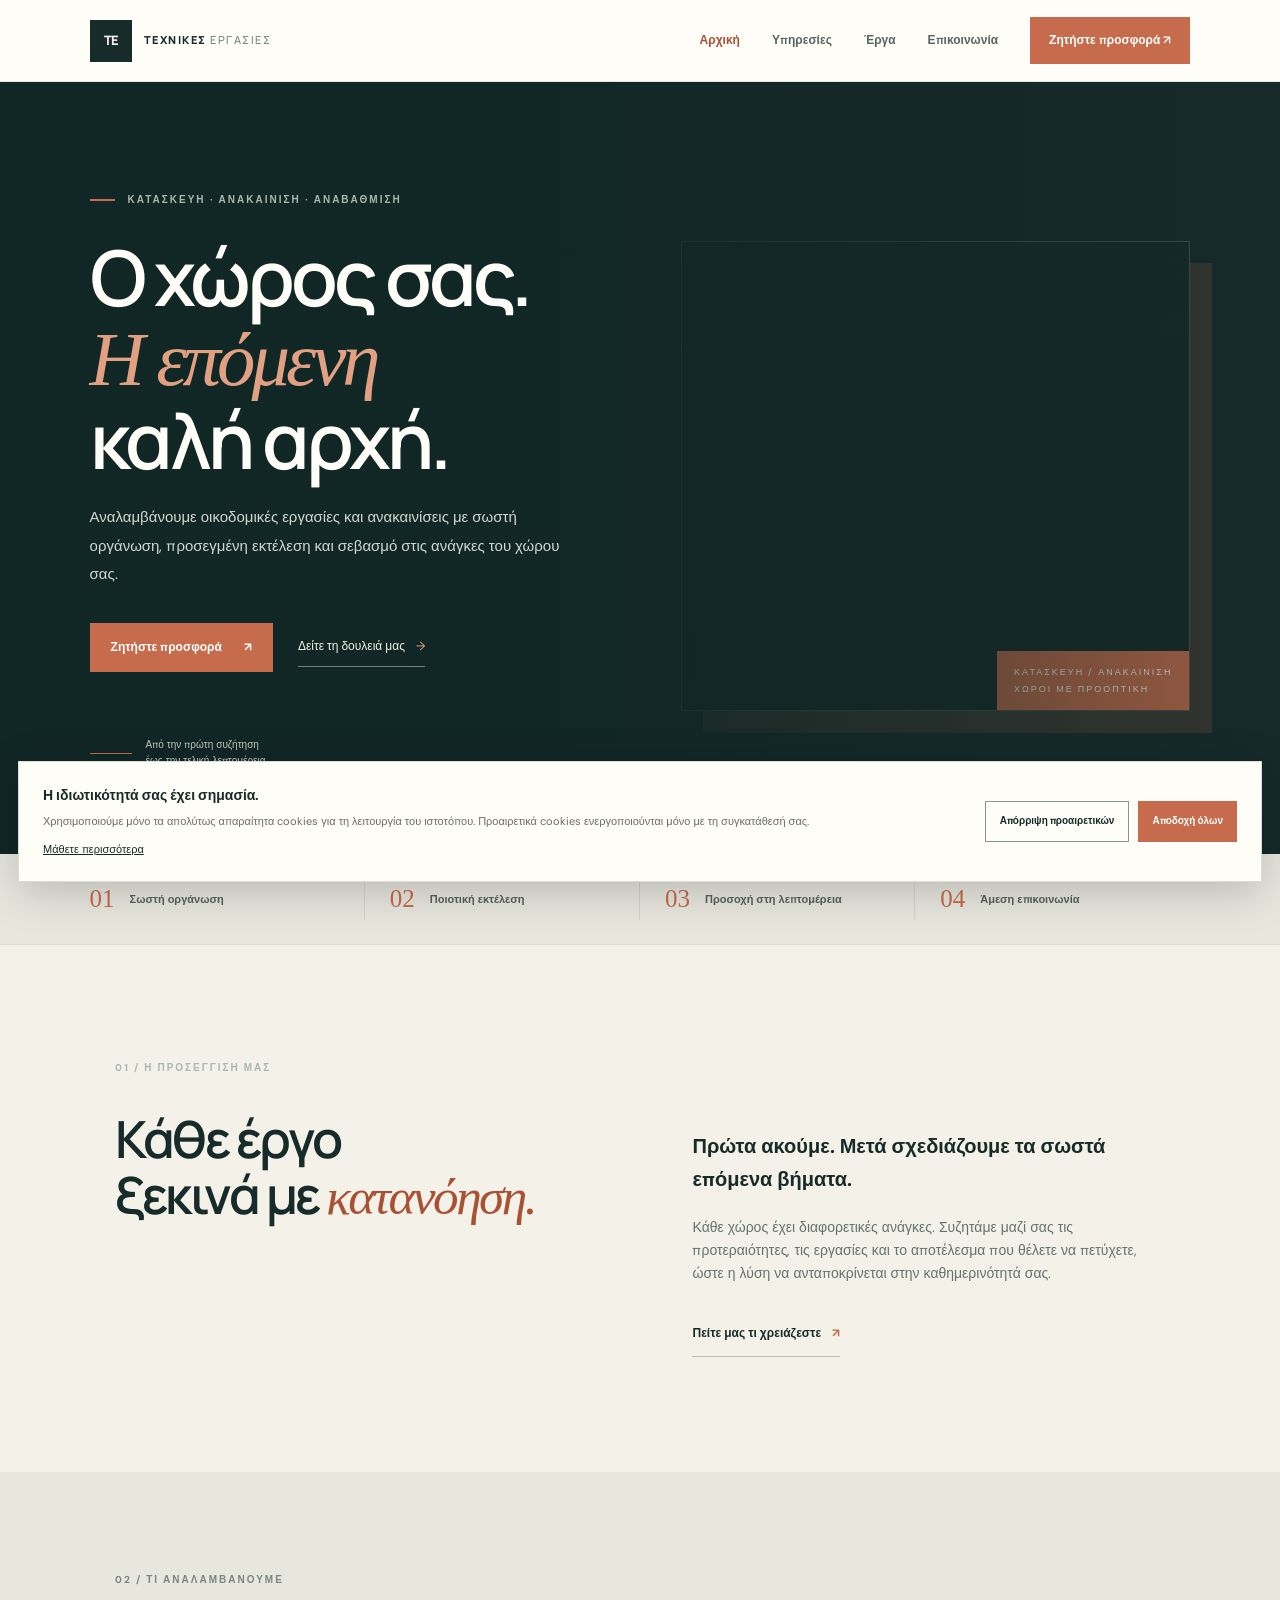
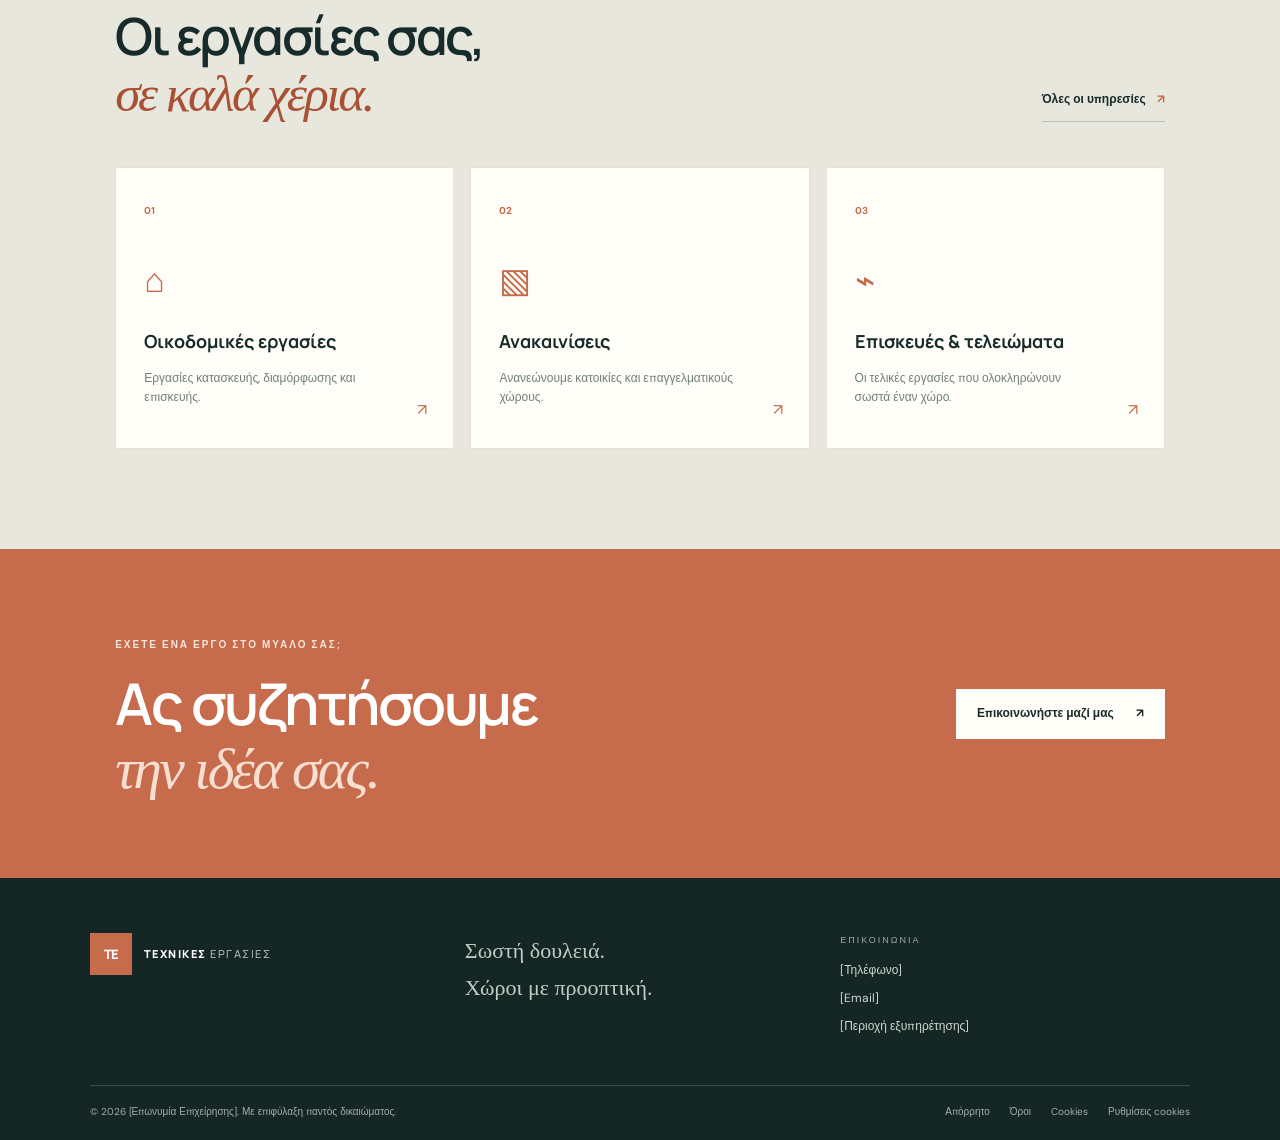
<file: index.html>
<!doctype html>
<html lang="el">
<head>
<meta charset="utf-8">
<meta name="viewport" content="width=device-width, initial-scale=1">
<meta name="description" content="Οικοδομικές εργασίες και ανακαινίσεις με προσεγμένη εκτέλεση, σωστή οργάνωση και έμφαση στη λεπτομέρεια. Επικοινωνήστε για να συζητήσουμε το έργο σας.">
<meta name="theme-color" content="#172b2a">
<link rel="canonical" href="https://YOUR-DOMAIN.example/">
<meta property="og:type" content="website">
<meta property="og:locale" content="el_GR">
<meta property="og:title" content="Τεχνικές Εργασίες | Κατασκευές & Ανακαινίσεις">
<meta property="og:description" content="Ολοκληρωμένες λύσεις οικοδομικών εργασιών και ανακαινίσεων.">
<title>Οικοδομικές Εργασίες & Ανακαινίσεις | Τεχνικές Εργασίες</title>
<link rel="stylesheet" href="assets/css/style.css">
<script type="application/ld+json">{"@context":"https://schema.org","@type":"GeneralContractor","name":"[Επωνυμία Επιχείρησης]","url":"https://YOUR-DOMAIN.example/","telephone":"[Τηλέφωνο]","email":"[Email]","areaServed":"[Περιοχή Εξυπηρέτησης]","description":"Οικοδομικές εργασίες, ανακαινίσεις και τεχνικές υπηρεσίες."}</script>
</head>
<body>
<a class="skip-link" href="#main-content">Μετάβαση στο περιεχόμενο</a>
<header class="site-header">
<a class="brand" href="index.html" aria-label="Τεχνικές Εργασίες - Αρχική"><span class="brand-mark">ΤΕ</span><span>ΤΕΧΝΙΚΕΣ<span class="brand-light"> ΕΡΓΑΣΙΕΣ</span></span></a>
<button class="menu-toggle" aria-label="Άνοιγμα μενού" aria-expanded="false" aria-controls="primary-navigation">☰</button>
<nav class="main-nav" id="primary-navigation" aria-label="Κύρια πλοήγηση"><a class="active" aria-current="page" href="index.html">Αρχική</a><a href="services.html">Υπηρεσίες</a><a href="projects.html">Έργα</a><a href="contact.html">Επικοινωνία</a><a class="nav-cta" href="contact.html">Ζητήστε προσφορά <span>↗</span></a></nav>
</header>
<main id="main-content">
<section class="hero">
<div class="hero-content">
<p class="eyebrow"><span></span> ΚΑΤΑΣΚΕΥΗ · ΑΝΑΚΑΙΝΙΣΗ · ΑΝΑΒΑΘΜΙΣΗ</p>
<h1>Ο χώρος σας.<br><em>Η επόμενη</em><br>καλή αρχή.</h1>
<p class="hero-copy">Αναλαμβάνουμε οικοδομικές εργασίες και ανακαινίσεις με σωστή οργάνωση, προσεγμένη εκτέλεση και σεβασμό στις ανάγκες του χώρου σας.</p>
<div class="hero-actions"><a class="button button-primary" href="contact.html">Ζητήστε προσφορά <span>↗</span></a><a class="text-link" href="projects.html">Δείτε τη δουλειά μας <span>→</span></a></div>
<div class="hero-note"><span class="note-line"></span><span>Από την πρώτη συζήτηση<br>έως την τελική λεπτομέρεια.</span></div>
</div>
<div class="hero-art" role="img" aria-label="Σύγχρονη κατοικία με αρχιτεκτονικό σχεδιασμό"><div class="art-caption">ΚΑΤΑΣΚΕΥΗ / ΑΝΑΚΑΙΝΙΣΗ<br><b>ΧΩΡΟΙ ΜΕ ΠΡΟΟΠΤΙΚΗ</b></div></div>
<div class="hero-index">01 <span>/</span> 04</div>
</section>
<section class="trust-strip" aria-label="Η προσέγγισή μας"><div><strong>01</strong><span>Σωστή οργάνωση</span></div><div><strong>02</strong><span>Ποιοτική εκτέλεση</span></div><div><strong>03</strong><span>Προσοχή στη λεπτομέρεια</span></div><div><strong>04</strong><span>Άμεση επικοινωνία</span></div></section>
<section class="section intro-section"><div class="section-kicker">01 / Η ΠΡΟΣΕΓΓΙΣΗ ΜΑΣ</div><div class="intro-grid"><h2>Κάθε έργο<br>ξεκινά με <em>κατανόηση.</em></h2><div><p class="lead">Πρώτα ακούμε. Μετά σχεδιάζουμε τα σωστά επόμενα βήματα.</p><p>Κάθε χώρος έχει διαφορετικές ανάγκες. Συζητάμε μαζί σας τις προτεραιότητες, τις εργασίες και το αποτέλεσμα που θέλετε να πετύχετε, ώστε η λύση να ανταποκρίνεται στην καθημερινότητά σας.</p><a class="under-link" href="contact.html">Πείτε μας τι χρειάζεστε <span>↗</span></a></div></div></section>
<section class="services-preview"><div class="section-head"><div><div class="section-kicker">02 / ΤΙ ΑΝΑΛΑΜΒΑΝΟΥΜΕ</div><h2>Οι εργασίες σας,<br><em>σε καλά χέρια.</em></h2></div><a class="under-link" href="services.html">Όλες οι υπηρεσίες <span>↗</span></a></div><div class="service-cards"><a class="service-card" href="services.html#construction"><span class="card-no">01</span><span class="card-icon">⌂</span><h3>Οικοδομικές εργασίες</h3><p>Εργασίες κατασκευής, διαμόρφωσης και επισκευής.</p><span class="card-arrow">↗</span></a><a class="service-card" href="services.html#renovation"><span class="card-no">02</span><span class="card-icon">▧</span><h3>Ανακαινίσεις</h3><p>Ανανεώνουμε κατοικίες και επαγγελματικούς χώρους.</p><span class="card-arrow">↗</span></a><a class="service-card" href="services.html#finishing"><span class="card-no">03</span><span class="card-icon">⌁</span><h3>Επισκευές &amp; τελειώματα</h3><p>Οι τελικές εργασίες που ολοκληρώνουν σωστά έναν χώρο.</p><span class="card-arrow">↗</span></a></div></section>
<section class="cta-band"><div><p class="eyebrow">ΕΧΕΤΕ ΕΝΑ ΕΡΓΟ ΣΤΟ ΜΥΑΛΟ ΣΑΣ;</p><h2>Ας συζητήσουμε<br><em>την ιδέα σας.</em></h2></div><a class="button button-light" href="contact.html">Επικοινωνήστε μαζί μας <span>↗</span></a></section>
</main>
<footer class="site-footer"><div class="footer-main"><a class="brand brand-footer" href="index.html"><span class="brand-mark">ΤΕ</span><span>ΤΕΧΝΙΚΕΣ<span class="brand-light"> ΕΡΓΑΣΙΕΣ</span></span></a><p>Σωστή δουλειά.<br>Χώροι με προοπτική.</p><div class="footer-contact"><span>ΕΠΙΚΟΙΝΩΝΙΑ</span><a href="tel:+30XXXXXXXXXX">[Τηλέφωνο]</a><a href="mailto:info@example.gr">[Email]</a><span>[Περιοχή εξυπηρέτησης]</span></div></div><div class="footer-bottom"><span>© <span data-year></span> [Επωνυμία Επιχείρησης]. Με επιφύλαξη παντός δικαιώματος.</span><div><a href="privacy.html">Απόρρητο</a><a href="terms.html">Όροι</a><a href="cookies.html">Cookies</a><button class="cookie-settings" type="button">Ρυθμίσεις cookies</button></div></div></footer>
<div class="cookie-banner" id="cookie-banner" hidden><div><strong>Η ιδιωτικότητά σας έχει σημασία.</strong><p>Χρησιμοποιούμε μόνο τα απολύτως απαραίτητα cookies για τη λειτουργία του ιστοτόπου. Προαιρετικά cookies ενεργοποιούνται μόνο με τη συγκατάθεσή σας.</p><a href="cookies.html">Μάθετε περισσότερα</a></div><div class="cookie-actions"><button class="button button-outline" id="cookie-reject">Απόρριψη προαιρετικών</button><button class="button button-primary" id="cookie-accept">Αποδοχή όλων</button></div></div>
<script src="assets/js/main.js" defer></script>
</body></html>
</file>
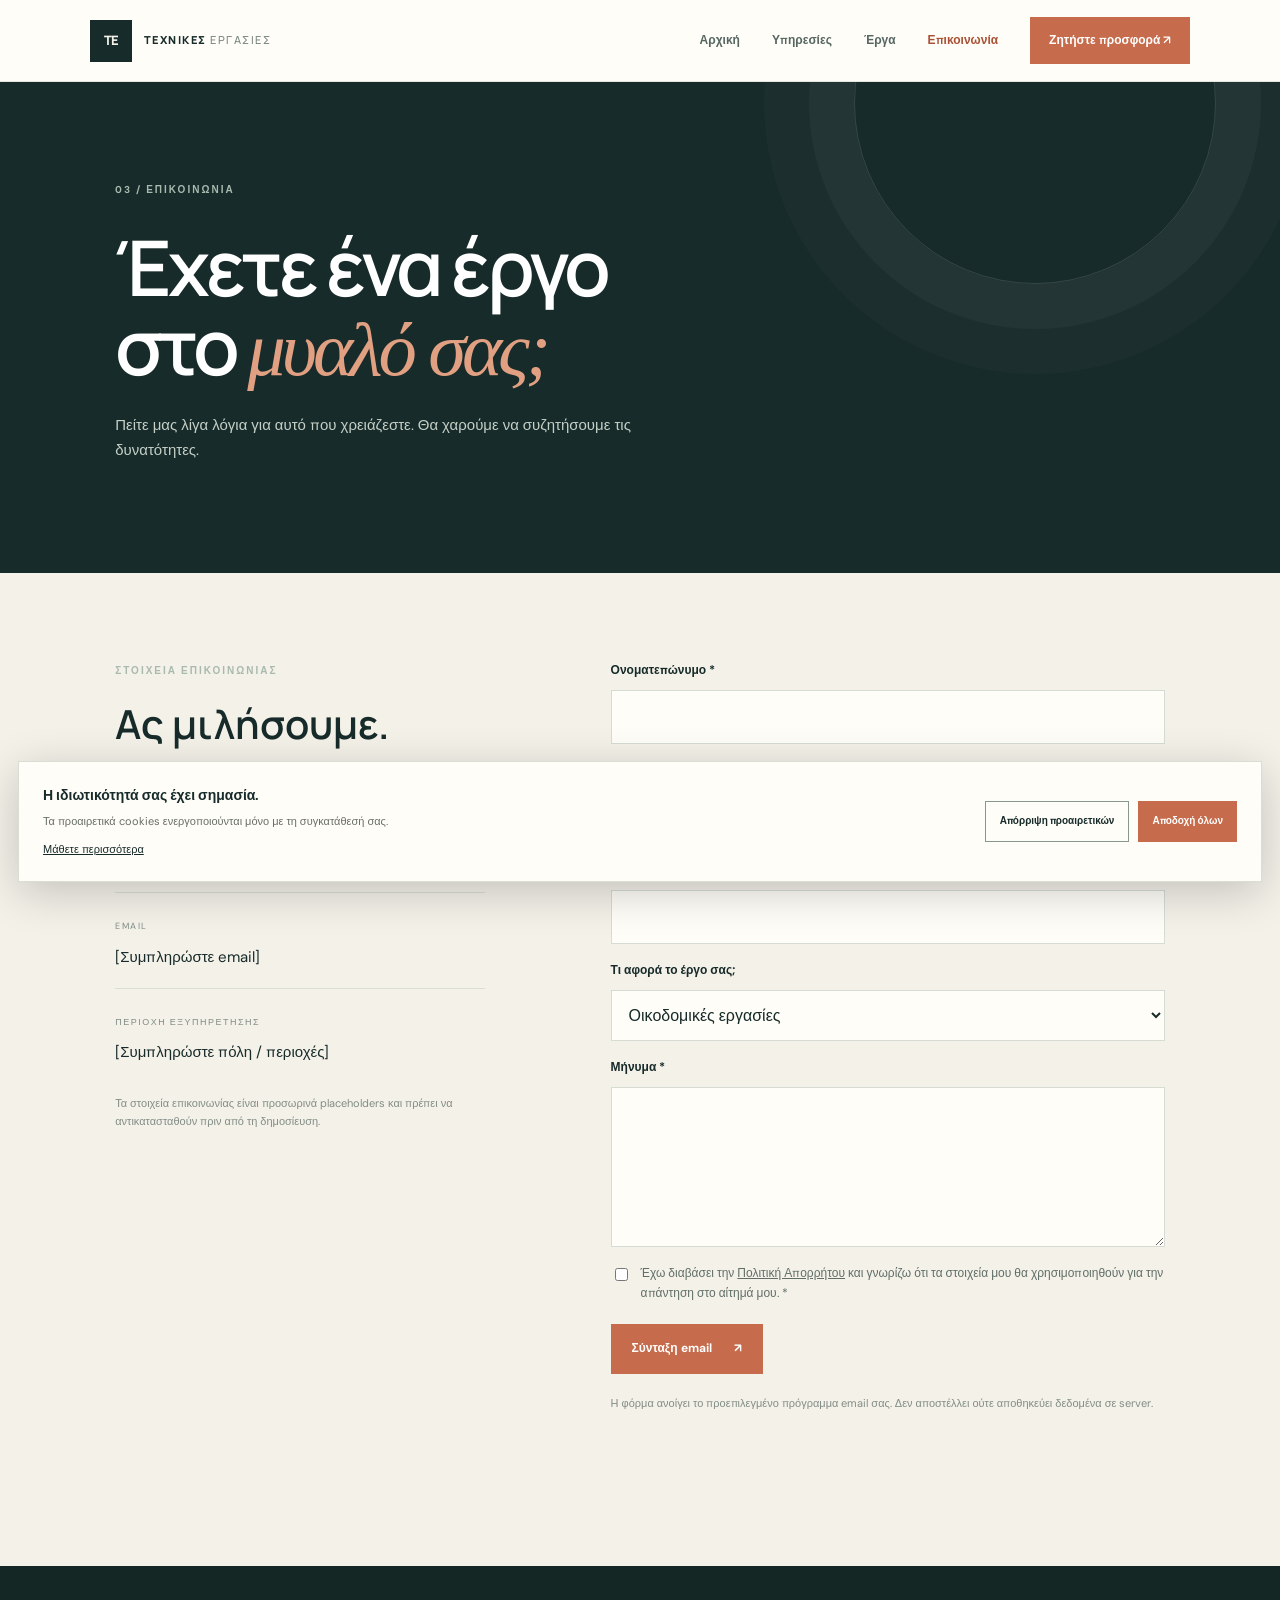
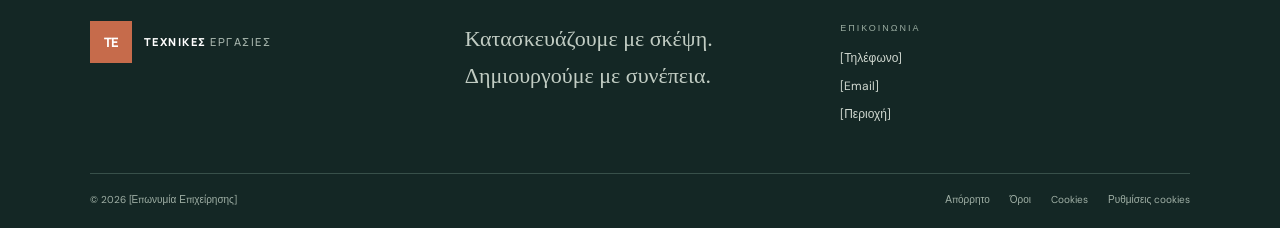
<file: contact.html>
<!doctype html><html lang="el"><head><meta charset="utf-8"><meta name="viewport" content="width=device-width, initial-scale=1"><meta name="description" content="Επικοινωνήστε μαζί μας για οικοδομικές εργασίες, ανακαινίσεις και τεχνικές υπηρεσίες."><title>Επικοινωνία & Προσφορά | Τεχνικές Εργασίες</title><link rel="stylesheet" href="assets/css/style.css"></head><body><header class="site-header"><a class="brand" href="index.html"><span class="brand-mark">ΤΕ</span><span>ΤΕΧΝΙΚΕΣ<span class="brand-light"> ΕΡΓΑΣΙΕΣ</span></span></a><button class="menu-toggle" aria-label="Άνοιγμα μενού" aria-expanded="false">☰</button><nav class="main-nav"><a href="index.html">Αρχική</a><a href="services.html">Υπηρεσίες</a><a href="projects.html">Έργα</a><a class="active" aria-current="page" href="contact.html">Επικοινωνία</a><a class="nav-cta" href="contact.html">Ζητήστε προσφορά ↗</a></nav></header><main><section class="page-hero"><p class="eyebrow">03 / ΕΠΙΚΟΙΝΩΝΙΑ</p><h1>Έχετε ένα έργο<br>στο <em>μυαλό σας;</em></h1><p>Πείτε μας λίγα λόγια για αυτό που χρειάζεστε. Θα χαρούμε να συζητήσουμε τις δυνατότητες.</p></section><section class="contact-layout"><div class="contact-details"><p class="section-kicker">ΣΤΟΙΧΕΙΑ ΕΠΙΚΟΙΝΩΝΙΑΣ</p><h2>Ας μιλήσουμε.</h2><div class="contact-item"><span>ΤΗΛΕΦΩΝΟ</span><a href="tel:+30XXXXXXXXXX">[Συμπληρώστε τηλέφωνο]</a></div><div class="contact-item"><span>EMAIL</span><a href="mailto:info@example.gr">[Συμπληρώστε email]</a></div><div class="contact-item"><span>ΠΕΡΙΟΧΗ ΕΞΥΠΗΡΕΤΗΣΗΣ</span><p>[Συμπληρώστε πόλη / περιοχές]</p></div><p class="small-note">Τα στοιχεία επικοινωνίας είναι προσωρινά placeholders και πρέπει να αντικατασταθούν πριν από τη δημοσίευση.</p></div><form class="contact-form" id="contact-form"><label for="name">Ονοματεπώνυμο *</label><input id="name" name="name" autocomplete="name" required maxlength="100"><label for="email">Email *</label><input id="email" name="email" type="email" autocomplete="email" required maxlength="160"><label for="phone">Τηλέφωνο</label><input id="phone" name="phone" type="tel" autocomplete="tel" maxlength="30"><label for="subject">Τι αφορά το έργο σας;</label><select id="subject" name="subject"><option>Οικοδομικές εργασίες</option><option>Ανακαίνιση</option><option>Επισκευή / συντήρηση</option><option>Άλλο</option></select><label for="message">Μήνυμα *</label><textarea id="message" name="message" rows="5" required maxlength="3000"></textarea><label class="consent-check"><input type="checkbox" name="privacy" required><span>Έχω διαβάσει την <a href="privacy.html">Πολιτική Απορρήτου</a> και γνωρίζω ότι τα στοιχεία μου θα χρησιμοποιηθούν για την απάντηση στο αίτημά μου. *</span></label><button class="button button-primary" type="submit">Σύνταξη email <span>↗</span></button><p class="form-note">Η φόρμα ανοίγει το προεπιλεγμένο πρόγραμμα email σας. Δεν αποστέλλει ούτε αποθηκεύει δεδομένα σε server.</p><p class="form-status" id="form-status" role="status"></p></form></section></main><footer class="site-footer"><div class="footer-main"><a class="brand brand-footer" href="index.html"><span class="brand-mark">ΤΕ</span><span>ΤΕΧΝΙΚΕΣ<span class="brand-light"> ΕΡΓΑΣΙΕΣ</span></span></a><p>Κατασκευάζουμε με σκέψη.<br>Δημιουργούμε με συνέπεια.</p><div class="footer-contact"><span>ΕΠΙΚΟΙΝΩΝΙΑ</span><a href="tel:+30XXXXXXXXXX">[Τηλέφωνο]</a><a href="mailto:info@example.gr">[Email]</a><span>[Περιοχή]</span></div></div><div class="footer-bottom"><span>© <span data-year></span> [Επωνυμία Επιχείρησης]</span><div><a href="privacy.html">Απόρρητο</a><a href="terms.html">Όροι</a><a href="cookies.html">Cookies</a><button class="cookie-settings">Ρυθμίσεις cookies</button></div></div></footer><div class="cookie-banner" id="cookie-banner" hidden><div><strong>Η ιδιωτικότητά σας έχει σημασία.</strong><p>Τα προαιρετικά cookies ενεργοποιούνται μόνο με τη συγκατάθεσή σας.</p><a href="cookies.html">Μάθετε περισσότερα</a></div><div class="cookie-actions"><button class="button button-outline" id="cookie-reject">Απόρριψη προαιρετικών</button><button class="button button-primary" id="cookie-accept">Αποδοχή όλων</button></div></div><script src="assets/js/main.js" defer></script></body></html>
</file>
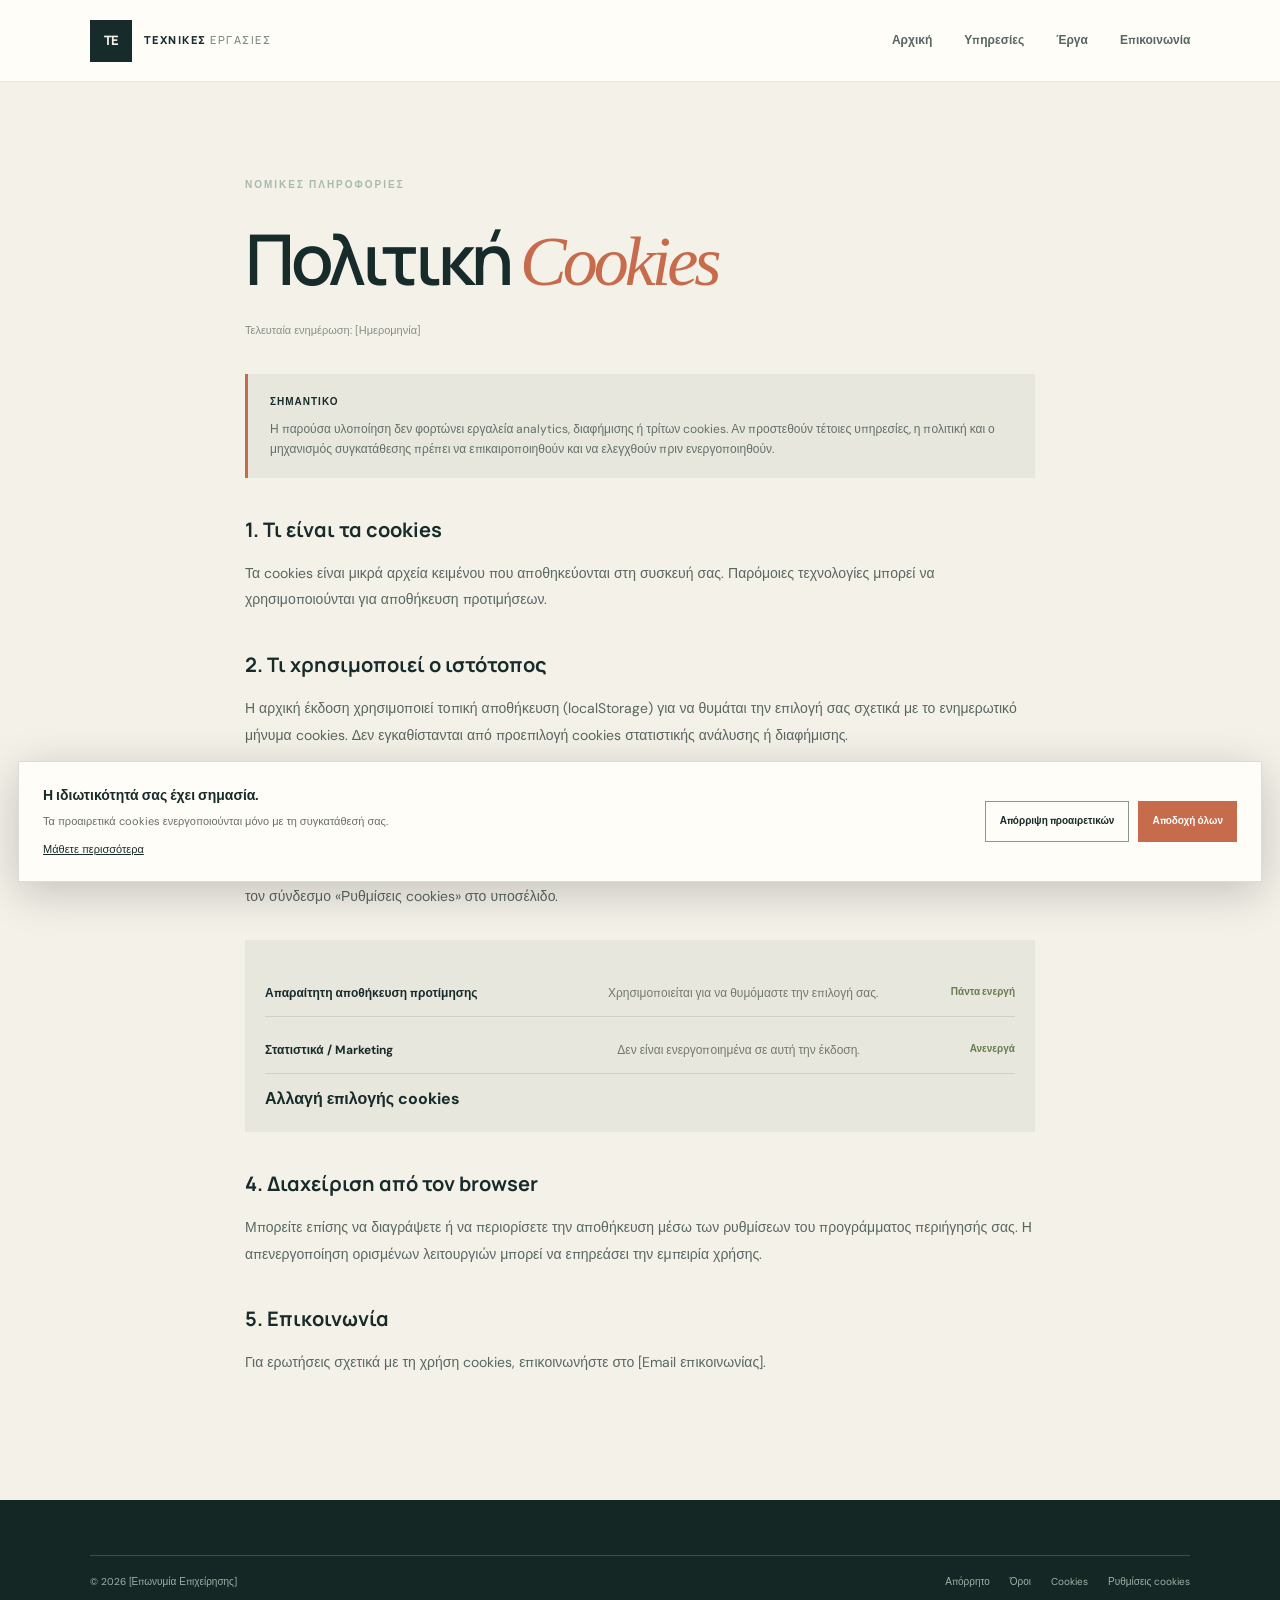
<file: cookies.html>
<!doctype html><html lang="el"><head><meta charset="utf-8"><meta name="viewport" content="width=device-width, initial-scale=1"><title>Πολιτική Cookies | Τεχνικές Εργασίες</title><link rel="stylesheet" href="assets/css/style.css"></head><body><header class="site-header"><a class="brand" href="index.html"><span class="brand-mark">ΤΕ</span><span>ΤΕΧΝΙΚΕΣ<span class="brand-light"> ΕΡΓΑΣΙΕΣ</span></span></a><button class="menu-toggle" aria-label="Άνοιγμα μενού" aria-expanded="false">☰</button><nav class="main-nav"><a href="index.html">Αρχική</a><a href="services.html">Υπηρεσίες</a><a href="projects.html">Έργα</a><a href="contact.html">Επικοινωνία</a></nav></header><main class="legal-page"><p class="eyebrow">ΝΟΜΙΚΕΣ ΠΛΗΡΟΦΟΡΙΕΣ</p><h1>Πολιτική <em>Cookies</em></h1><p class="legal-updated">Τελευταία ενημέρωση: [Ημερομηνία]</p><div class="legal-warning"><strong>ΣΗΜΑΝΤΙΚΟ</strong><p>Η παρούσα υλοποίηση δεν φορτώνει εργαλεία analytics, διαφήμισης ή τρίτων cookies. Αν προστεθούν τέτοιες υπηρεσίες, η πολιτική και ο μηχανισμός συγκατάθεσης πρέπει να επικαιροποιηθούν και να ελεγχθούν πριν ενεργοποιηθούν.</p></div><h2>1. Τι είναι τα cookies</h2><p>Τα cookies είναι μικρά αρχεία κειμένου που αποθηκεύονται στη συσκευή σας. Παρόμοιες τεχνολογίες μπορεί να χρησιμοποιούνται για αποθήκευση προτιμήσεων.</p><h2>2. Τι χρησιμοποιεί ο ιστότοπος</h2><p>Η αρχική έκδοση χρησιμοποιεί τοπική αποθήκευση (localStorage) για να θυμάται την επιλογή σας σχετικά με το ενημερωτικό μήνυμα cookies. Δεν εγκαθίστανται από προεπιλογή cookies στατιστικής ανάλυσης ή διαφήμισης.</p><h2>3. Επιλογές συγκατάθεσης</h2><p>Μπορείτε να απορρίψετε τα προαιρετικά cookies ή να αποδεχθείτε όλες τις κατηγορίες. Εφόσον προστεθούν προαιρετικές τεχνολογίες, πρέπει να παραμένουν ανενεργές μέχρι να δοθεί έγκυρη συγκατάθεση. Μπορείτε να αλλάξετε την επιλογή σας από τον σύνδεσμο «Ρυθμίσεις cookies» στο υποσέλιδο.</p><div class="cookie-preferences"><p><strong>Απαραίτητη αποθήκευση προτίμησης</strong><span>Χρησιμοποιείται για να θυμόμαστε την επιλογή σας.</span><b>Πάντα ενεργή</b></p><p><strong>Στατιστικά / Marketing</strong><span>Δεν είναι ενεργοποιημένα σε αυτή την έκδοση.</span><b>Ανενεργά</b></p><button class="button button-outline cookie-settings">Αλλαγή επιλογής cookies</button></div><h2>4. Διαχείριση από τον browser</h2><p>Μπορείτε επίσης να διαγράψετε ή να περιορίσετε την αποθήκευση μέσω των ρυθμίσεων του προγράμματος περιήγησής σας. Η απενεργοποίηση ορισμένων λειτουργιών μπορεί να επηρεάσει την εμπειρία χρήσης.</p><h2>5. Επικοινωνία</h2><p>Για ερωτήσεις σχετικά με τη χρήση cookies, επικοινωνήστε στο [Email επικοινωνίας].</p></main><footer class="site-footer"><div class="footer-bottom"><span>© <span data-year></span> [Επωνυμία Επιχείρησης]</span><div><a href="privacy.html">Απόρρητο</a><a href="terms.html">Όροι</a><a href="cookies.html">Cookies</a><button class="cookie-settings">Ρυθμίσεις cookies</button></div></div></footer><div class="cookie-banner" id="cookie-banner" hidden><div><strong>Η ιδιωτικότητά σας έχει σημασία.</strong><p>Τα προαιρετικά cookies ενεργοποιούνται μόνο με τη συγκατάθεσή σας.</p><a href="cookies.html">Μάθετε περισσότερα</a></div><div class="cookie-actions"><button class="button button-outline" id="cookie-reject">Απόρριψη προαιρετικών</button><button class="button button-primary" id="cookie-accept">Αποδοχή όλων</button></div></div><script src="assets/js/main.js" defer></script></body></html>
</file>
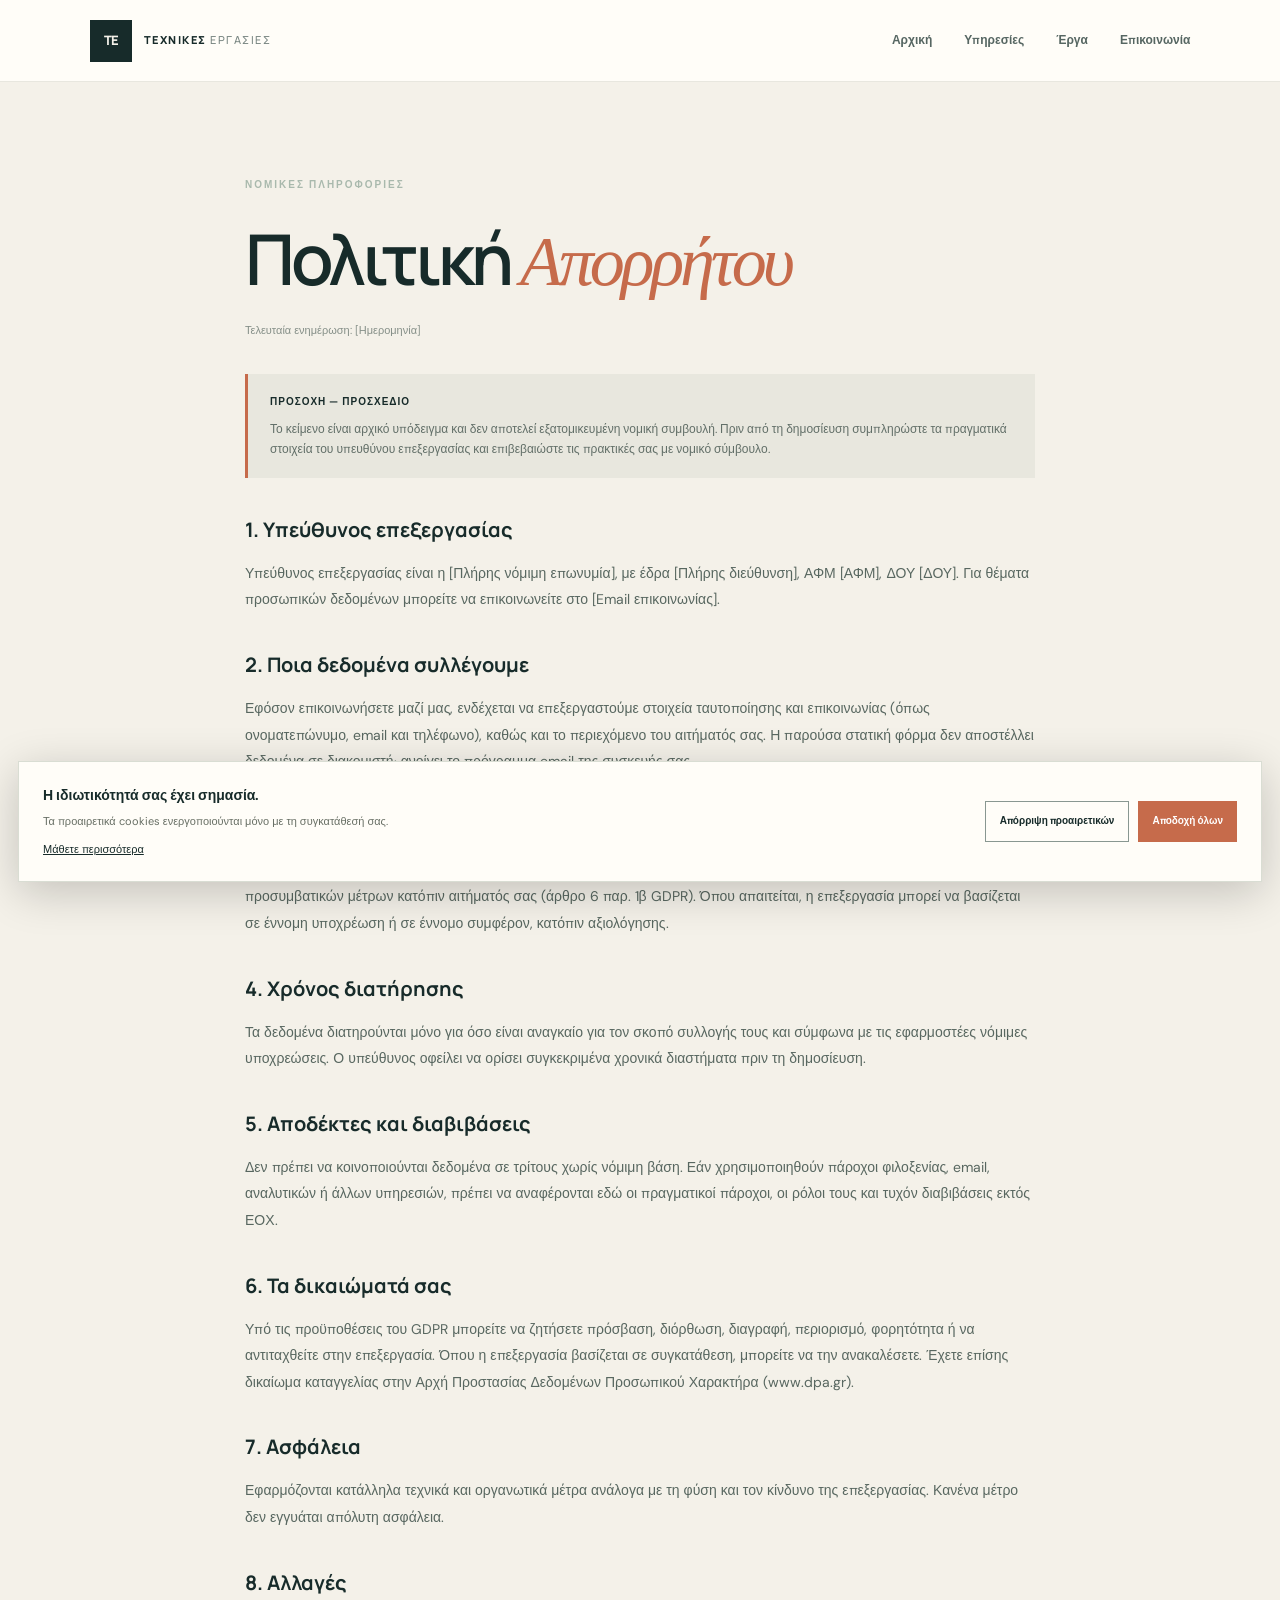
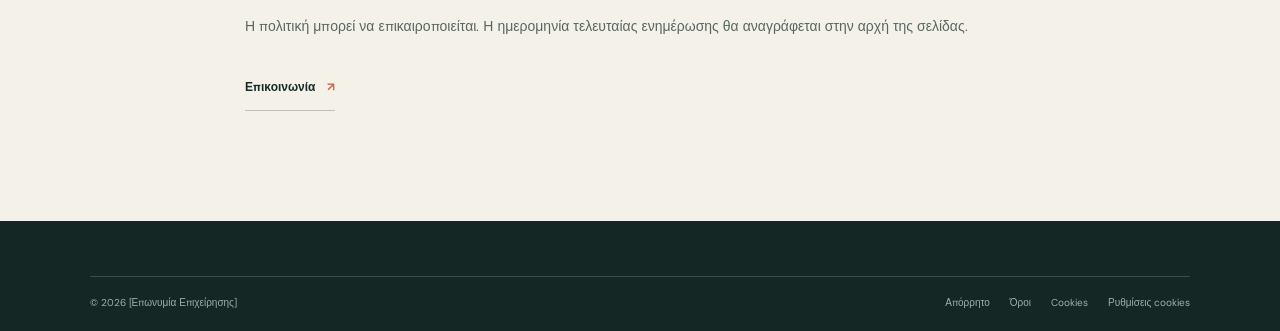
<file: privacy.html>
<!doctype html><html lang="el"><head><meta charset="utf-8"><meta name="viewport" content="width=device-width, initial-scale=1"><meta name="robots" content="index,follow"><title>Πολιτική Απορρήτου | Τεχνικές Εργασίες</title><link rel="stylesheet" href="assets/css/style.css"></head><body><header class="site-header"><a class="brand" href="index.html"><span class="brand-mark">ΤΕ</span><span>ΤΕΧΝΙΚΕΣ<span class="brand-light"> ΕΡΓΑΣΙΕΣ</span></span></a><button class="menu-toggle" aria-label="Άνοιγμα μενού" aria-expanded="false">☰</button><nav class="main-nav"><a href="index.html">Αρχική</a><a href="services.html">Υπηρεσίες</a><a href="projects.html">Έργα</a><a href="contact.html">Επικοινωνία</a></nav></header><main class="legal-page"><p class="eyebrow">ΝΟΜΙΚΕΣ ΠΛΗΡΟΦΟΡΙΕΣ</p><h1>Πολιτική <em>Απορρήτου</em></h1><p class="legal-updated">Τελευταία ενημέρωση: [Ημερομηνία]</p><div class="legal-warning"><strong>ΠΡΟΣΟΧΗ — ΠΡΟΣΧΕΔΙΟ</strong><p>Το κείμενο είναι αρχικό υπόδειγμα και δεν αποτελεί εξατομικευμένη νομική συμβουλή. Πριν από τη δημοσίευση συμπληρώστε τα πραγματικά στοιχεία του υπευθύνου επεξεργασίας και επιβεβαιώστε τις πρακτικές σας με νομικό σύμβουλο.</p></div><h2>1. Υπεύθυνος επεξεργασίας</h2><p>Υπεύθυνος επεξεργασίας είναι η [Πλήρης νόμιμη επωνυμία], με έδρα [Πλήρης διεύθυνση], ΑΦΜ [ΑΦΜ], ΔΟΥ [ΔΟΥ]. Για θέματα προσωπικών δεδομένων μπορείτε να επικοινωνείτε στο [Email επικοινωνίας].</p><h2>2. Ποια δεδομένα συλλέγουμε</h2><p>Εφόσον επικοινωνήσετε μαζί μας, ενδέχεται να επεξεργαστούμε στοιχεία ταυτοποίησης και επικοινωνίας (όπως ονοματεπώνυμο, email και τηλέφωνο), καθώς και το περιεχόμενο του αιτήματός σας. Η παρούσα στατική φόρμα δεν αποστέλλει δεδομένα σε διακομιστή· ανοίγει το πρόγραμμα email της συσκευής σας.</p><h2>3. Σκοποί και νομικές βάσεις</h2><p>Τα στοιχεία επικοινωνίας χρησιμοποιούνται για να απαντήσουμε σε αιτήματα και να προετοιμάσουμε προσφορά, στο πλαίσιο προσυμβατικών μέτρων κατόπιν αιτήματός σας (άρθρο 6 παρ. 1β GDPR). Όπου απαιτείται, η επεξεργασία μπορεί να βασίζεται σε έννομη υποχρέωση ή σε έννομο συμφέρον, κατόπιν αξιολόγησης.</p><h2>4. Χρόνος διατήρησης</h2><p>Τα δεδομένα διατηρούνται μόνο για όσο είναι αναγκαίο για τον σκοπό συλλογής τους και σύμφωνα με τις εφαρμοστέες νόμιμες υποχρεώσεις. Ο υπεύθυνος οφείλει να ορίσει συγκεκριμένα χρονικά διαστήματα πριν τη δημοσίευση.</p><h2>5. Αποδέκτες και διαβιβάσεις</h2><p>Δεν πρέπει να κοινοποιούνται δεδομένα σε τρίτους χωρίς νόμιμη βάση. Εάν χρησιμοποιηθούν πάροχοι φιλοξενίας, email, αναλυτικών ή άλλων υπηρεσιών, πρέπει να αναφέρονται εδώ οι πραγματικοί πάροχοι, οι ρόλοι τους και τυχόν διαβιβάσεις εκτός ΕΟΧ.</p><h2>6. Τα δικαιώματά σας</h2><p>Υπό τις προϋποθέσεις του GDPR μπορείτε να ζητήσετε πρόσβαση, διόρθωση, διαγραφή, περιορισμό, φορητότητα ή να αντιταχθείτε στην επεξεργασία. Όπου η επεξεργασία βασίζεται σε συγκατάθεση, μπορείτε να την ανακαλέσετε. Έχετε επίσης δικαίωμα καταγγελίας στην Αρχή Προστασίας Δεδομένων Προσωπικού Χαρακτήρα (www.dpa.gr).</p><h2>7. Ασφάλεια</h2><p>Εφαρμόζονται κατάλληλα τεχνικά και οργανωτικά μέτρα ανάλογα με τη φύση και τον κίνδυνο της επεξεργασίας. Κανένα μέτρο δεν εγγυάται απόλυτη ασφάλεια.</p><h2>8. Αλλαγές</h2><p>Η πολιτική μπορεί να επικαιροποιείται. Η ημερομηνία τελευταίας ενημέρωσης θα αναγράφεται στην αρχή της σελίδας.</p><a class="under-link" href="contact.html">Επικοινωνία <span>↗</span></a></main><footer class="site-footer"><div class="footer-bottom"><span>© <span data-year></span> [Επωνυμία Επιχείρησης]</span><div><a href="privacy.html">Απόρρητο</a><a href="terms.html">Όροι</a><a href="cookies.html">Cookies</a><button class="cookie-settings">Ρυθμίσεις cookies</button></div></div></footer><div class="cookie-banner" id="cookie-banner" hidden><div><strong>Η ιδιωτικότητά σας έχει σημασία.</strong><p>Τα προαιρετικά cookies ενεργοποιούνται μόνο με τη συγκατάθεσή σας.</p><a href="cookies.html">Μάθετε περισσότερα</a></div><div class="cookie-actions"><button class="button button-outline" id="cookie-reject">Απόρριψη προαιρετικών</button><button class="button button-primary" id="cookie-accept">Αποδοχή όλων</button></div></div><script src="assets/js/main.js" defer></script></body></html>
</file>
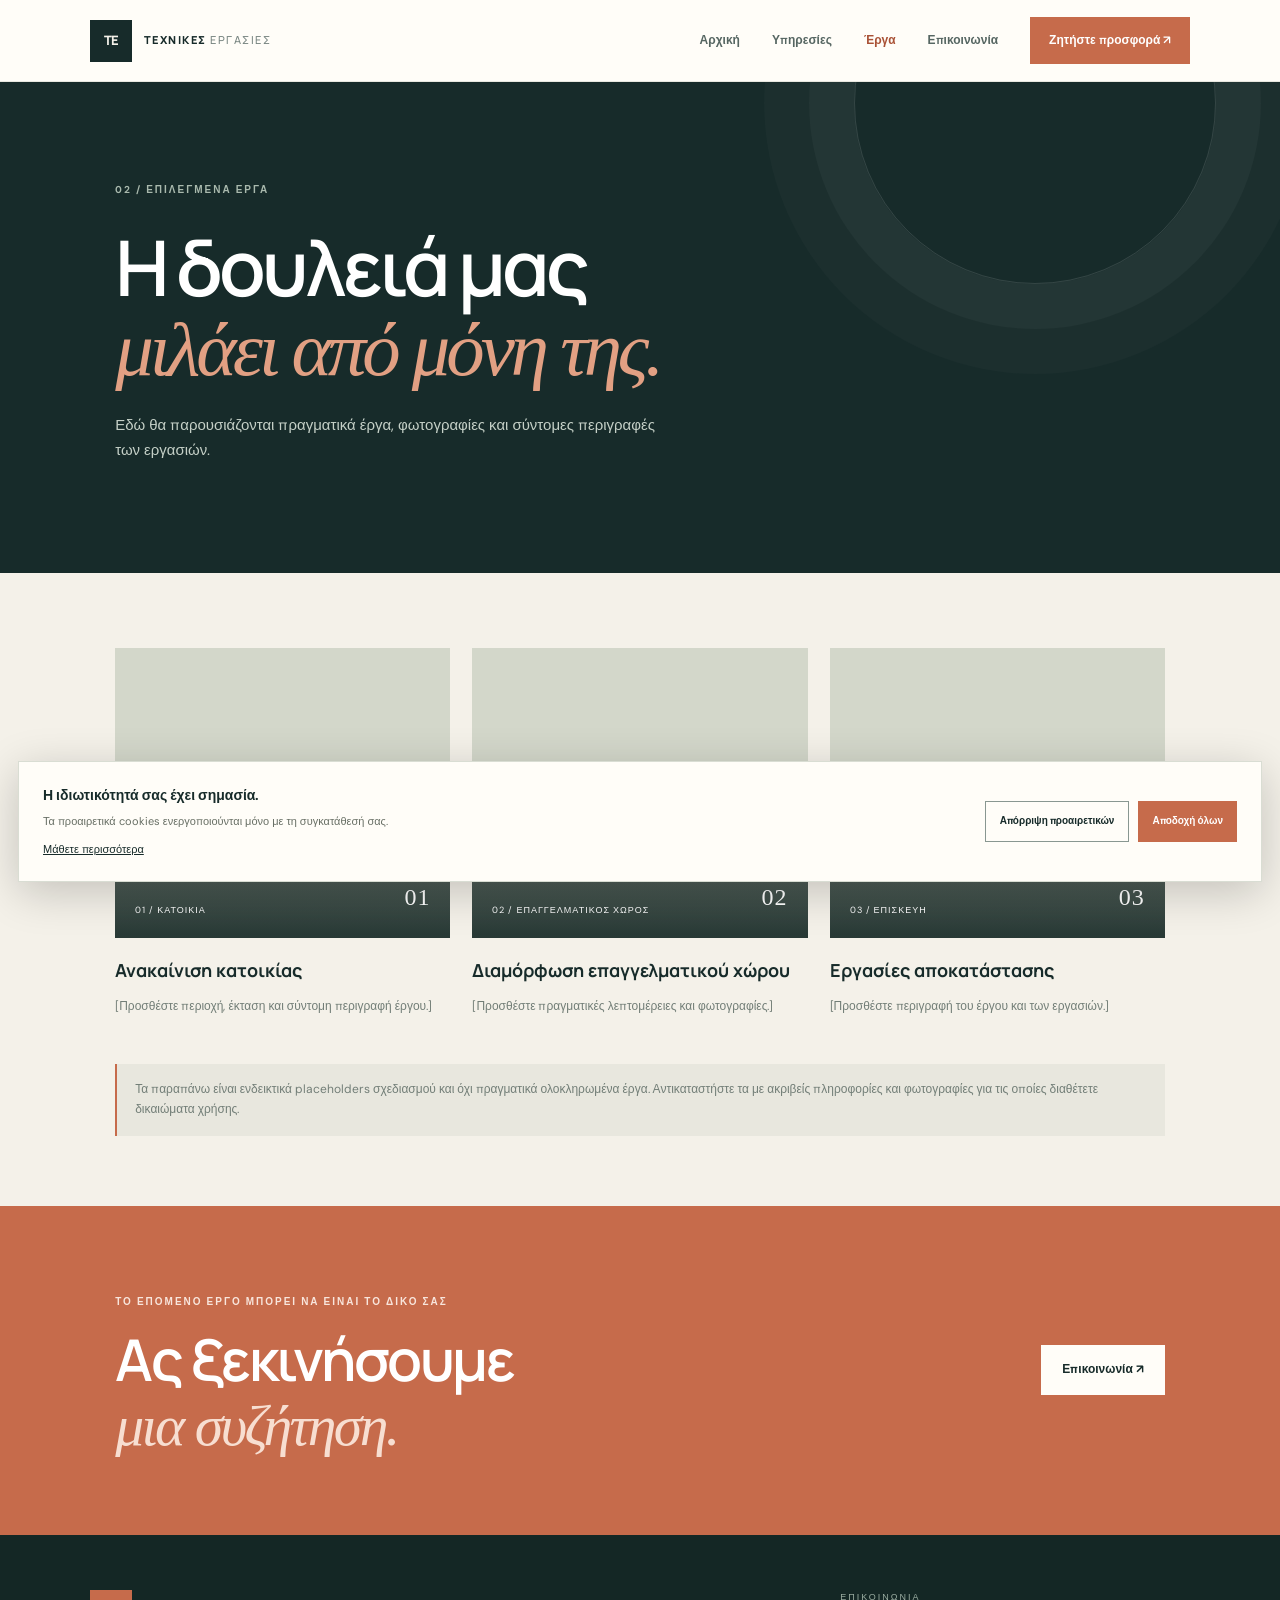
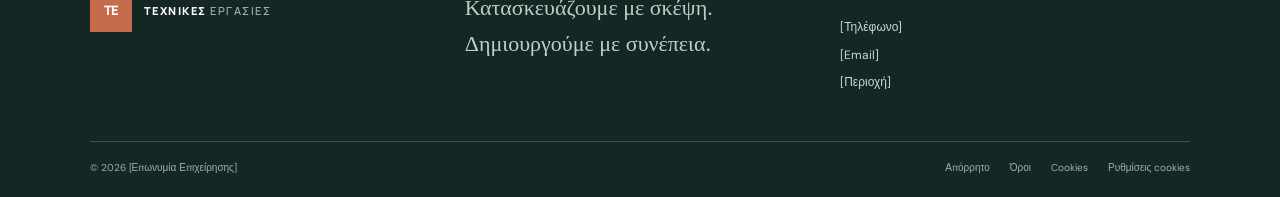
<file: projects.html>
<!doctype html><html lang="el"><head><meta charset="utf-8"><meta name="viewport" content="width=device-width, initial-scale=1"><meta name="description" content="Ενδεικτικό portfolio οικοδομικών εργασιών και ανακαινίσεων."><title>Έργα | Τεχνικές Εργασίες</title><link rel="stylesheet" href="assets/css/style.css"></head><body><header class="site-header"><a class="brand" href="index.html"><span class="brand-mark">ΤΕ</span><span>ΤΕΧΝΙΚΕΣ<span class="brand-light"> ΕΡΓΑΣΙΕΣ</span></span></a><button class="menu-toggle" aria-label="Άνοιγμα μενού" aria-expanded="false">☰</button><nav class="main-nav"><a href="index.html">Αρχική</a><a href="services.html">Υπηρεσίες</a><a class="active" aria-current="page" href="projects.html">Έργα</a><a href="contact.html">Επικοινωνία</a><a class="nav-cta" href="contact.html">Ζητήστε προσφορά ↗</a></nav></header><main><section class="page-hero"><p class="eyebrow">02 / ΕΠΙΛΕΓΜΕΝΑ ΕΡΓΑ</p><h1>Η δουλειά μας<br><em>μιλάει από μόνη της.</em></h1><p>Εδώ θα παρουσιάζονται πραγματικά έργα, φωτογραφίες και σύντομες περιγραφές των εργασιών.</p></section><section class="portfolio-grid"><article class="portfolio-card"><div class="portfolio-visual visual-a"><span>01 / ΚΑΤΟΙΚΙΑ</span><b>01</b></div><h3>Ανακαίνιση κατοικίας</h3><p>[Προσθέστε περιοχή, έκταση και σύντομη περιγραφή έργου.]</p></article><article class="portfolio-card"><div class="portfolio-visual visual-b"><span>02 / ΕΠΑΓΓΕΛΜΑΤΙΚΟΣ ΧΩΡΟΣ</span><b>02</b></div><h3>Διαμόρφωση επαγγελματικού χώρου</h3><p>[Προσθέστε πραγματικές λεπτομέρειες και φωτογραφίες.]</p></article><article class="portfolio-card"><div class="portfolio-visual visual-c"><span>03 / ΕΠΙΣΚΕΥΗ</span><b>03</b></div><h3>Εργασίες αποκατάστασης</h3><p>[Προσθέστε περιγραφή του έργου και των εργασιών.]</p></article></section><p class="portfolio-notice">Τα παραπάνω είναι ενδεικτικά placeholders σχεδιασμού και όχι πραγματικά ολοκληρωμένα έργα. Αντικαταστήστε τα με ακριβείς πληροφορίες και φωτογραφίες για τις οποίες διαθέτετε δικαιώματα χρήσης.</p><section class="cta-band"><div><p class="eyebrow">ΤΟ ΕΠΟΜΕΝΟ ΕΡΓΟ ΜΠΟΡΕΙ ΝΑ ΕΙΝΑΙ ΤΟ ΔΙΚΟ ΣΑΣ</p><h2>Ας ξεκινήσουμε<br><em>μια συζήτηση.</em></h2></div><a class="button button-light" href="contact.html">Επικοινωνία ↗</a></section></main><footer class="site-footer"><div class="footer-main"><a class="brand brand-footer" href="index.html"><span class="brand-mark">ΤΕ</span><span>ΤΕΧΝΙΚΕΣ<span class="brand-light"> ΕΡΓΑΣΙΕΣ</span></span></a><p>Κατασκευάζουμε με σκέψη.<br>Δημιουργούμε με συνέπεια.</p><div class="footer-contact"><span>ΕΠΙΚΟΙΝΩΝΙΑ</span><a href="tel:+30XXXXXXXXXX">[Τηλέφωνο]</a><a href="mailto:info@example.gr">[Email]</a><span>[Περιοχή]</span></div></div><div class="footer-bottom"><span>© <span data-year></span> [Επωνυμία Επιχείρησης]</span><div><a href="privacy.html">Απόρρητο</a><a href="terms.html">Όροι</a><a href="cookies.html">Cookies</a><button class="cookie-settings">Ρυθμίσεις cookies</button></div></div></footer><div class="cookie-banner" id="cookie-banner" hidden><div><strong>Η ιδιωτικότητά σας έχει σημασία.</strong><p>Τα προαιρετικά cookies ενεργοποιούνται μόνο με τη συγκατάθεσή σας.</p><a href="cookies.html">Μάθετε περισσότερα</a></div><div class="cookie-actions"><button class="button button-outline" id="cookie-reject">Απόρριψη προαιρετικών</button><button class="button button-primary" id="cookie-accept">Αποδοχή όλων</button></div></div><script src="assets/js/main.js" defer></script></body></html>
</file>
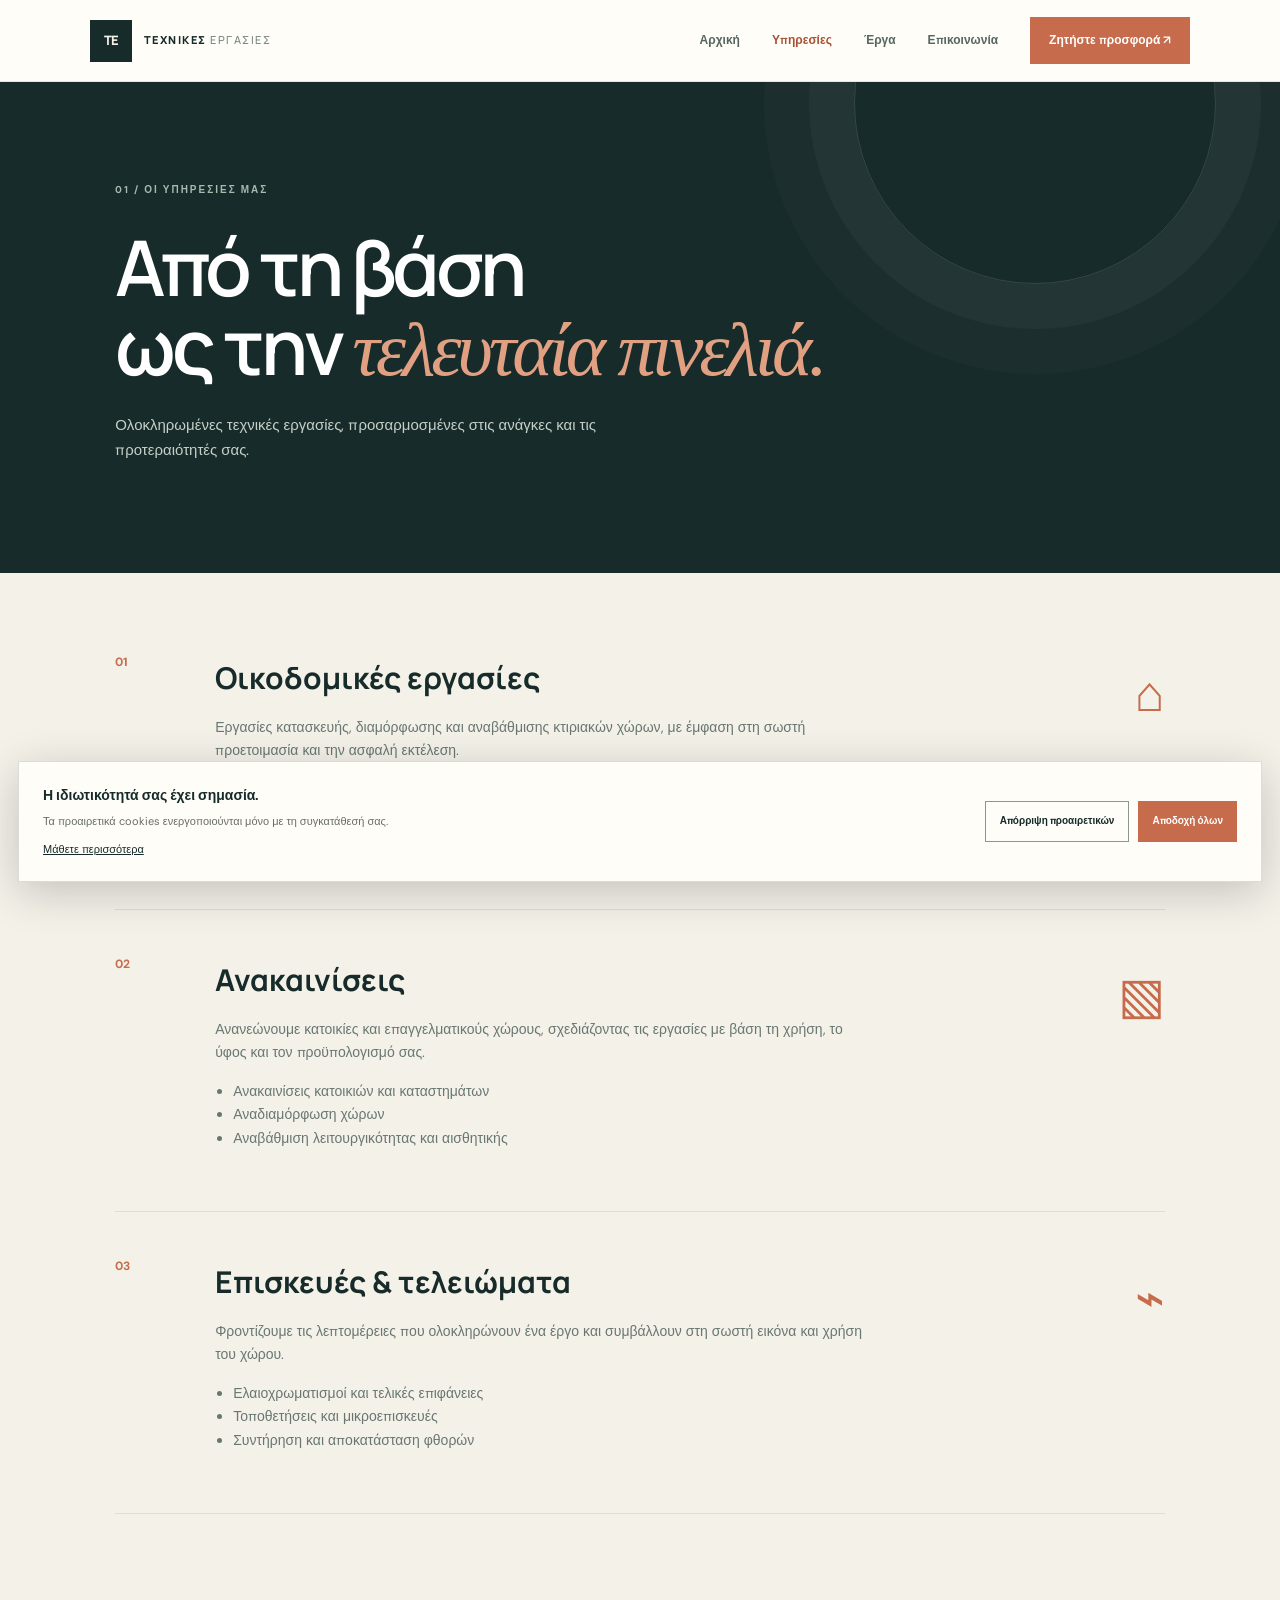
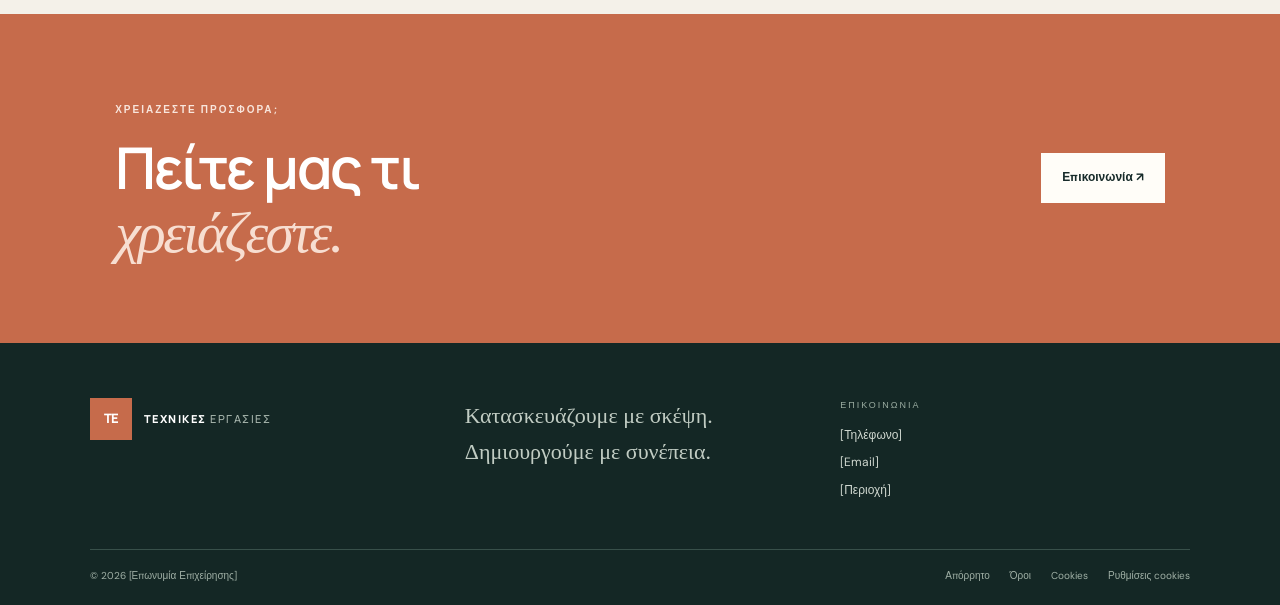
<file: services.html>
<!doctype html><html lang="el"><head><meta charset="utf-8"><meta name="viewport" content="width=device-width, initial-scale=1"><meta name="description" content="Δείτε τις οικοδομικές εργασίες, ανακαινίσεις, επισκευές και τεχνικές υπηρεσίες που αναλαμβάνουμε."><title>Υπηρεσίες | Τεχνικές Εργασίες</title><link rel="stylesheet" href="assets/css/style.css"></head><body><header class="site-header"><a class="brand" href="index.html"><span class="brand-mark">ΤΕ</span><span>ΤΕΧΝΙΚΕΣ<span class="brand-light"> ΕΡΓΑΣΙΕΣ</span></span></a><button class="menu-toggle" aria-label="Άνοιγμα μενού" aria-expanded="false">☰</button><nav class="main-nav"><a href="index.html">Αρχική</a><a class="active" aria-current="page" href="services.html">Υπηρεσίες</a><a href="projects.html">Έργα</a><a href="contact.html">Επικοινωνία</a><a class="nav-cta" href="contact.html">Ζητήστε προσφορά ↗</a></nav></header><main><section class="page-hero"><p class="eyebrow">01 / ΟΙ ΥΠΗΡΕΣΙΕΣ ΜΑΣ</p><h1>Από τη βάση<br>ως την <em>τελευταία πινελιά.</em></h1><p>Ολοκληρωμένες τεχνικές εργασίες, προσαρμοσμένες στις ανάγκες και τις προτεραιότητές σας.</p></section><section class="service-detail-list"><article id="construction"><span>01</span><div><h2>Οικοδομικές εργασίες</h2><p>Εργασίες κατασκευής, διαμόρφωσης και αναβάθμισης κτιριακών χώρων, με έμφαση στη σωστή προετοιμασία και την ασφαλή εκτέλεση.</p><ul><li>Εργασίες τοιχοποιίας και επιχρισμάτων</li><li>Διαμορφώσεις εσωτερικών και εξωτερικών χώρων</li><li>Επισκευές και αποκαταστάσεις</li></ul></div><b>⌂</b></article><article id="renovation"><span>02</span><div><h2>Ανακαινίσεις</h2><p>Ανανεώνουμε κατοικίες και επαγγελματικούς χώρους, σχεδιάζοντας τις εργασίες με βάση τη χρήση, το ύφος και τον προϋπολογισμό σας.</p><ul><li>Ανακαινίσεις κατοικιών και καταστημάτων</li><li>Αναδιαμόρφωση χώρων</li><li>Αναβάθμιση λειτουργικότητας και αισθητικής</li></ul></div><b>▧</b></article><article id="finishing"><span>03</span><div><h2>Επισκευές &amp; τελειώματα</h2><p>Φροντίζουμε τις λεπτομέρειες που ολοκληρώνουν ένα έργο και συμβάλλουν στη σωστή εικόνα και χρήση του χώρου.</p><ul><li>Ελαιοχρωματισμοί και τελικές επιφάνειες</li><li>Τοποθετήσεις και μικροεπισκευές</li><li>Συντήρηση και αποκατάσταση φθορών</li></ul></div><b>⌁</b></article></section><section class="cta-band"><div><p class="eyebrow">ΧΡΕΙΑΖΕΣΤΕ ΠΡΟΣΦΟΡΑ;</p><h2>Πείτε μας τι<br><em>χρειάζεστε.</em></h2></div><a class="button button-light" href="contact.html">Επικοινωνία ↗</a></section></main><footer class="site-footer"><div class="footer-main"><a class="brand brand-footer" href="index.html"><span class="brand-mark">ΤΕ</span><span>ΤΕΧΝΙΚΕΣ<span class="brand-light"> ΕΡΓΑΣΙΕΣ</span></span></a><p>Κατασκευάζουμε με σκέψη.<br>Δημιουργούμε με συνέπεια.</p><div class="footer-contact"><span>ΕΠΙΚΟΙΝΩΝΙΑ</span><a href="tel:+30XXXXXXXXXX">[Τηλέφωνο]</a><a href="mailto:info@example.gr">[Email]</a><span>[Περιοχή]</span></div></div><div class="footer-bottom"><span>© <span data-year></span> [Επωνυμία Επιχείρησης]</span><div><a href="privacy.html">Απόρρητο</a><a href="terms.html">Όροι</a><a href="cookies.html">Cookies</a><button class="cookie-settings">Ρυθμίσεις cookies</button></div></div></footer><div class="cookie-banner" id="cookie-banner" hidden><div><strong>Η ιδιωτικότητά σας έχει σημασία.</strong><p>Τα προαιρετικά cookies ενεργοποιούνται μόνο με τη συγκατάθεσή σας.</p><a href="cookies.html">Μάθετε περισσότερα</a></div><div class="cookie-actions"><button class="button button-outline" id="cookie-reject">Απόρριψη προαιρετικών</button><button class="button button-primary" id="cookie-accept">Αποδοχή όλων</button></div></div><script src="assets/js/main.js" defer></script></body></html>
</file>
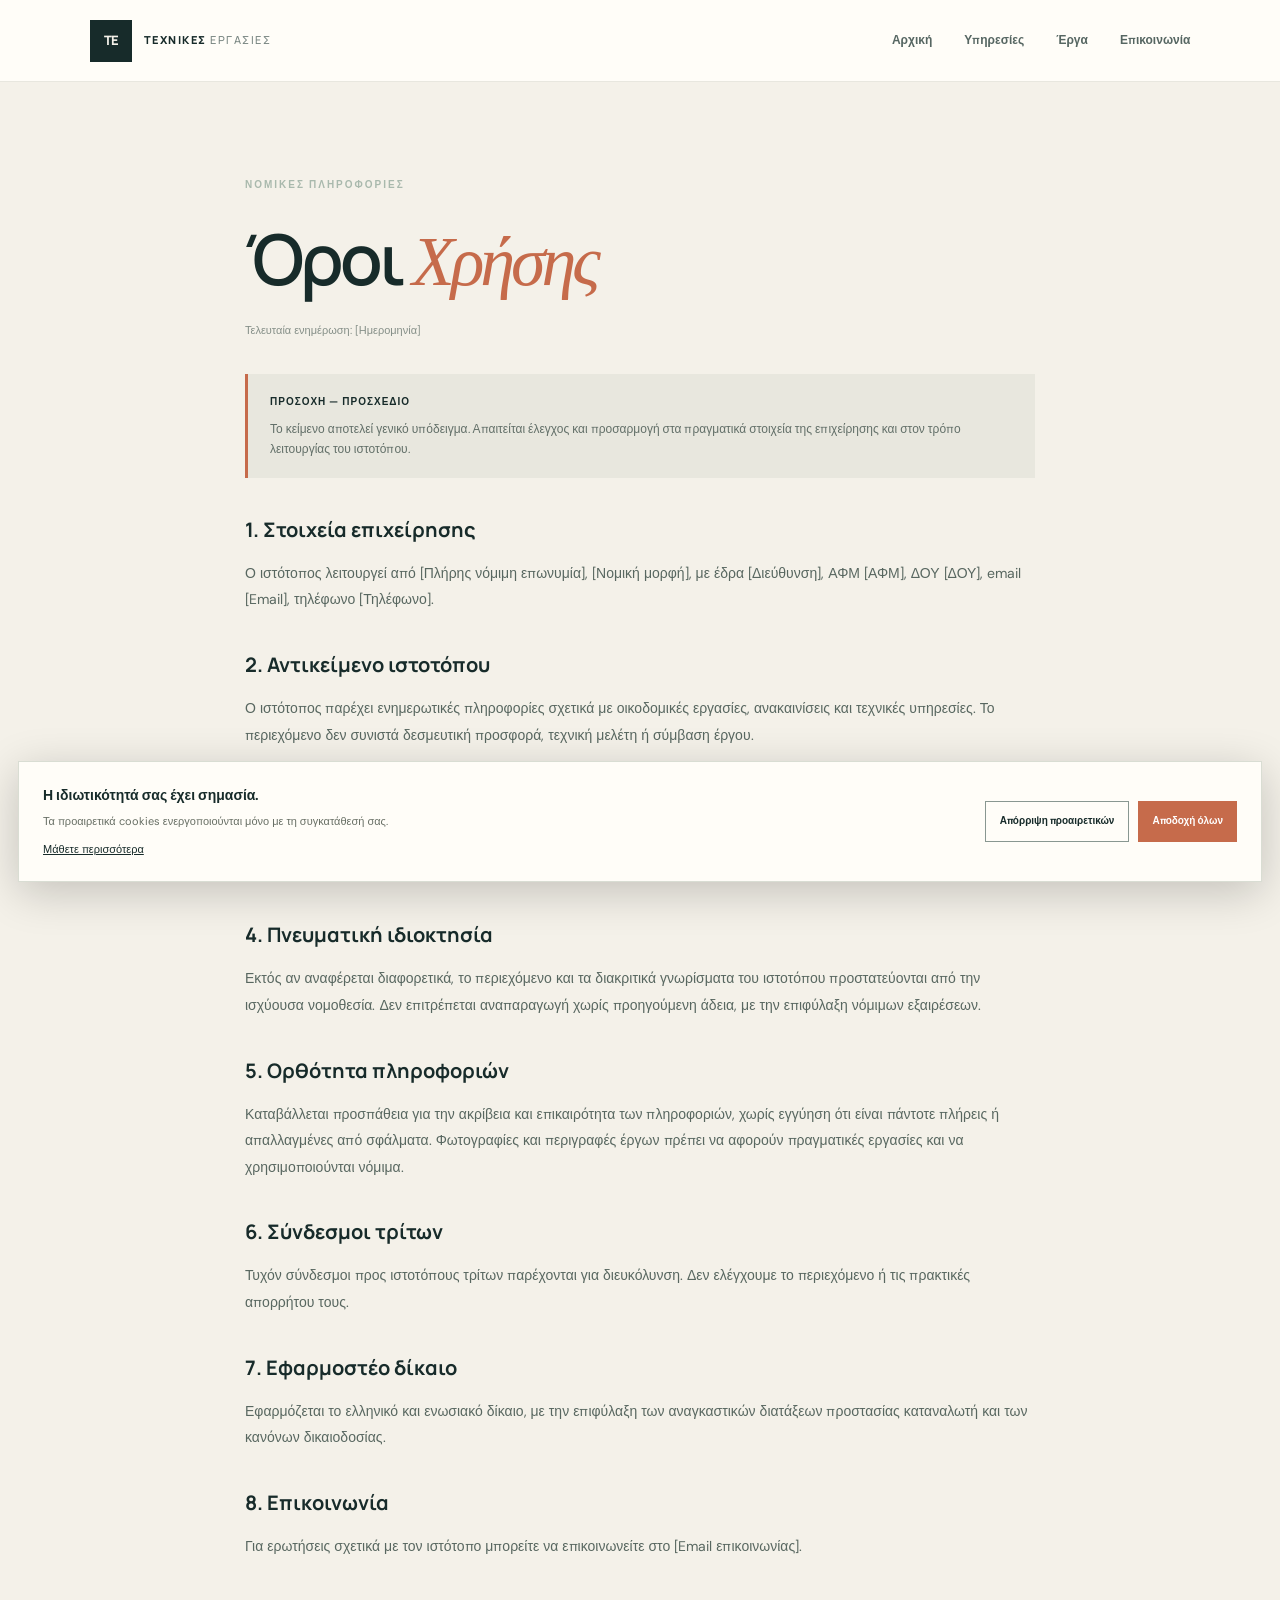
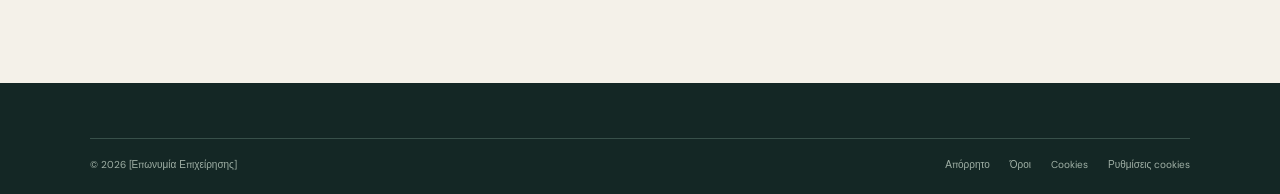
<file: terms.html>
<!doctype html><html lang="el"><head><meta charset="utf-8"><meta name="viewport" content="width=device-width, initial-scale=1"><title>Όροι Χρήσης | Τεχνικές Εργασίες</title><link rel="stylesheet" href="assets/css/style.css"></head><body><header class="site-header"><a class="brand" href="index.html"><span class="brand-mark">ΤΕ</span><span>ΤΕΧΝΙΚΕΣ<span class="brand-light"> ΕΡΓΑΣΙΕΣ</span></span></a><button class="menu-toggle" aria-label="Άνοιγμα μενού" aria-expanded="false">☰</button><nav class="main-nav"><a href="index.html">Αρχική</a><a href="services.html">Υπηρεσίες</a><a href="projects.html">Έργα</a><a href="contact.html">Επικοινωνία</a></nav></header><main class="legal-page"><p class="eyebrow">ΝΟΜΙΚΕΣ ΠΛΗΡΟΦΟΡΙΕΣ</p><h1>Όροι <em>Χρήσης</em></h1><p class="legal-updated">Τελευταία ενημέρωση: [Ημερομηνία]</p><div class="legal-warning"><strong>ΠΡΟΣΟΧΗ — ΠΡΟΣΧΕΔΙΟ</strong><p>Το κείμενο αποτελεί γενικό υπόδειγμα. Απαιτείται έλεγχος και προσαρμογή στα πραγματικά στοιχεία της επιχείρησης και στον τρόπο λειτουργίας του ιστοτόπου.</p></div><h2>1. Στοιχεία επιχείρησης</h2><p>Ο ιστότοπος λειτουργεί από [Πλήρης νόμιμη επωνυμία], [Νομική μορφή], με έδρα [Διεύθυνση], ΑΦΜ [ΑΦΜ], ΔΟΥ [ΔΟΥ], email [Email], τηλέφωνο [Τηλέφωνο].</p><h2>2. Αντικείμενο ιστοτόπου</h2><p>Ο ιστότοπος παρέχει ενημερωτικές πληροφορίες σχετικά με οικοδομικές εργασίες, ανακαινίσεις και τεχνικές υπηρεσίες. Το περιεχόμενο δεν συνιστά δεσμευτική προσφορά, τεχνική μελέτη ή σύμβαση έργου.</p><h2>3. Αιτήματα και προσφορές</h2><p>Η αποστολή αιτήματος επικοινωνίας δεν δημιουργεί συμβατική σχέση. Κάθε έργο συμφωνείται ξεχωριστά και εγγράφως, με σαφές αντικείμενο, τεχνικές προδιαγραφές, χρονοδιάγραμμα, τίμημα, τρόπο πληρωμής και τυχόν εγγυήσεις.</p><h2>4. Πνευματική ιδιοκτησία</h2><p>Εκτός αν αναφέρεται διαφορετικά, το περιεχόμενο και τα διακριτικά γνωρίσματα του ιστοτόπου προστατεύονται από την ισχύουσα νομοθεσία. Δεν επιτρέπεται αναπαραγωγή χωρίς προηγούμενη άδεια, με την επιφύλαξη νόμιμων εξαιρέσεων.</p><h2>5. Ορθότητα πληροφοριών</h2><p>Καταβάλλεται προσπάθεια για την ακρίβεια και επικαιρότητα των πληροφοριών, χωρίς εγγύηση ότι είναι πάντοτε πλήρεις ή απαλλαγμένες από σφάλματα. Φωτογραφίες και περιγραφές έργων πρέπει να αφορούν πραγματικές εργασίες και να χρησιμοποιούνται νόμιμα.</p><h2>6. Σύνδεσμοι τρίτων</h2><p>Τυχόν σύνδεσμοι προς ιστοτόπους τρίτων παρέχονται για διευκόλυνση. Δεν ελέγχουμε το περιεχόμενο ή τις πρακτικές απορρήτου τους.</p><h2>7. Εφαρμοστέο δίκαιο</h2><p>Εφαρμόζεται το ελληνικό και ενωσιακό δίκαιο, με την επιφύλαξη των αναγκαστικών διατάξεων προστασίας καταναλωτή και των κανόνων δικαιοδοσίας.</p><h2>8. Επικοινωνία</h2><p>Για ερωτήσεις σχετικά με τον ιστότοπο μπορείτε να επικοινωνείτε στο [Email επικοινωνίας].</p></main><footer class="site-footer"><div class="footer-bottom"><span>© <span data-year></span> [Επωνυμία Επιχείρησης]</span><div><a href="privacy.html">Απόρρητο</a><a href="terms.html">Όροι</a><a href="cookies.html">Cookies</a><button class="cookie-settings">Ρυθμίσεις cookies</button></div></div></footer><div class="cookie-banner" id="cookie-banner" hidden><div><strong>Η ιδιωτικότητά σας έχει σημασία.</strong><p>Τα προαιρετικά cookies ενεργοποιούνται μόνο με τη συγκατάθεσή σας.</p><a href="cookies.html">Μάθετε περισσότερα</a></div><div class="cookie-actions"><button class="button button-outline" id="cookie-reject">Απόρριψη προαιρετικών</button><button class="button button-primary" id="cookie-accept">Αποδοχή όλων</button></div></div><script src="assets/js/main.js" defer></script></body></html>
</file>
<file: assets/css/style.css>
@import url('https://fonts.googleapis.com/css2?family=DM+Sans:wght@400;500;600;700&family=Manrope:wght@400;500;600;700;800&display=swap');
:root{--ink:#172b2a;--ink-2:#203a38;--paper:#f4f1e9;--white:#fffdf8;--muted:#687774;--line:#d9ded6;--accent:#c66b4b;--accent-dark:#a95135;--sage:#a8b7a8;--serif:Georgia,"Times New Roman",serif;--sans:"DM Sans",Arial,sans-serif;--display:"Manrope",Arial,sans-serif}
*{box-sizing:border-box}html{scroll-behavior:smooth;scroll-padding-top:90px}body{margin:0;background:var(--paper);color:var(--ink);font-family:var(--sans);line-height:1.65;-webkit-font-smoothing:antialiased}a{color:inherit;text-decoration:none}button,input,textarea,select{font:inherit}img{max-width:100%;display:block}::selection{background:var(--accent);color:white}
.site-header{height:82px;padding:0 7%;display:flex;align-items:center;justify-content:space-between;background:var(--white);color:var(--ink);position:sticky;top:0;z-index:30;border-bottom:1px solid #e8e7df}
.brand{display:flex;align-items:center;gap:12px;font-family:var(--display);font-size:11px;letter-spacing:1.5px;font-weight:800}.brand-mark{width:42px;height:42px;display:grid;place-items:center;background:var(--ink);color:var(--paper);font-size:13px;letter-spacing:-1px}.brand-light{font-weight:500;color:#788581}
.main-nav{display:flex;align-items:center;gap:32px;font-size:12px;font-weight:600;color:#566662}.main-nav a{transition:color .2s}.main-nav a:hover,.main-nav a.active{color:var(--accent-dark)}.main-nav .nav-cta{padding:13px 18px;background:var(--accent);color:white;border:1px solid var(--accent)}.main-nav .nav-cta:hover{background:var(--accent-dark);color:white}.menu-toggle{display:none;background:none;border:0;color:var(--ink);font-size:24px}
.hero{min-height:670px;padding:100px 7% 85px;display:grid;grid-template-columns:1fr .95fr;align-items:center;gap:5%;background:var(--ink);color:var(--white);position:relative;overflow:hidden}.hero:before{content:"";position:absolute;inset:0;background:linear-gradient(90deg,rgba(17,39,37,.98) 0%,rgba(17,39,37,.93) 43%,rgba(17,39,37,.22) 100%);z-index:1}.hero-content{position:relative;z-index:2;max-width:650px}.eyebrow,.section-kicker{font-size:10px;letter-spacing:2px;font-weight:700;color:#a9b9ad;text-transform:uppercase}.eyebrow span{display:inline-block;width:25px;height:2px;background:var(--accent);vertical-align:middle;margin-right:9px}.hero h1,.page-hero h1,.legal-page h1{font-family:var(--display);font-size:clamp(46px,6vw,82px);line-height:1.04;letter-spacing:-4px;margin:28px 0 23px;font-weight:600}.hero h1 em,.page-hero h1 em,.legal-page h1 em,.intro-grid h2 em,.section-head h2 em,.cta-band h2 em{font-family:var(--serif);font-weight:400;color:#e2a083}.hero-copy{max-width:490px;color:#d1d8d1;font-size:15px;line-height:1.9}.hero-actions{display:flex;align-items:center;gap:25px;margin-top:34px;flex-wrap:wrap}.button{display:inline-flex;align-items:center;justify-content:center;gap:22px;padding:15px 21px;border:0;font-size:12px;font-weight:700;cursor:pointer;transition:transform .2s,background .2s,color .2s}.button:hover{transform:translateY(-2px)}.button-primary{background:var(--accent);color:white}.button-primary:hover{background:var(--accent-dark)}.button-outline{border:1px solid #899791;background:transparent;color:var(--ink)}.button-light{background:var(--white);color:var(--ink)}.text-link{font-size:12px;color:#f1eee6;border-bottom:1px solid #71827a;padding:9px 0}.text-link span,.under-link span{color:#e2a083;margin-left:8px}.hero-note{display:flex;gap:14px;align-items:center;margin-top:65px;font-size:10px;color:#c2ccc3;line-height:1.6}.note-line{height:1px;width:42px;background:var(--accent)}.hero-art{position:relative;min-height:470px;margin:0;z-index:0;background-image:linear-gradient(0deg,rgba(12,30,28,.2),rgba(12,30,28,.08)),url("https://images.unsplash.com/photo-1600585154340-be6161a56a0c?auto=format&fit=crop&w=1400&q=85");background-size:cover;background-position:center;border:1px solid rgba(255,255,255,.2);box-shadow:22px 22px 0 rgba(198,107,75,.22)}.art-grid,.art-frame,.art-block,.art-sun{display:none}.art-caption{position:absolute;right:0;bottom:0;padding:13px 17px;background:var(--accent);color:white;font-size:9px;letter-spacing:2px;line-height:1.8}.art-caption b{font-weight:500}.hero-index{position:absolute;right:7%;bottom:25px;color:#e2a083;font-size:11px;z-index:2}.hero-index span{color:#80918a}
.trust-strip{padding:24px 7%;display:grid;grid-template-columns:repeat(4,1fr);background:#e8e7de;border-bottom:1px solid var(--line)}.trust-strip div{display:flex;align-items:center;gap:15px;border-right:1px solid #d0d4cb;padding-left:25px}.trust-strip div:first-child{padding-left:0}.trust-strip div:last-child{border:0}.trust-strip strong{font-family:var(--serif);font-size:25px;color:var(--accent);font-weight:400}.trust-strip span{font-size:11px;color:#53625d;font-weight:600}
.section{padding:115px 9%}.intro-grid{display:grid;grid-template-columns:1fr 1fr;gap:10%;margin-top:34px}.intro-grid h2,.section-head h2,.cta-band h2{font-family:var(--display);font-size:clamp(38px,4vw,58px);letter-spacing:-2.5px;line-height:1.1;font-weight:600;margin:0}.intro-grid h2 em,.section-head h2 em{color:var(--accent-dark)}.intro-grid p{font-size:14px;color:#65736e;max-width:480px}.intro-grid .lead{font-size:20px;color:var(--ink);font-weight:700}.under-link{display:inline-block;border-bottom:1px solid #b9c1b8;padding:12px 0;font-size:12px;font-weight:700;margin-top:13px}.under-link span{color:var(--accent)}
.services-preview{background:#e8e7de;padding:100px 9%}.section-head{display:flex;justify-content:space-between;align-items:end;margin-bottom:45px;gap:25px}.section-head .section-kicker{margin-bottom:18px;color:#788781}.service-cards{display:grid;grid-template-columns:repeat(3,1fr);gap:16px}.service-card{background:var(--white);min-height:280px;padding:28px;position:relative;border:1px solid #e2e2d9;transition:transform .25s,box-shadow .25s}.service-card:hover{transform:translateY(-5px);box-shadow:0 18px 35px #172b2a12}.card-no{font-size:10px;color:var(--accent);font-weight:700}.card-icon{display:block;font-size:34px;color:var(--accent);margin:30px 0 18px}.service-card h3{font-family:var(--display);font-size:18px;margin:0 0 8px}.service-card p{font-size:12px;color:#71807a;max-width:240px}.card-arrow{position:absolute;right:26px;bottom:25px;color:var(--accent)}
.cta-band{background:var(--accent);color:white;padding:78px 9%;display:flex;justify-content:space-between;align-items:center;gap:30px}.cta-band .eyebrow{margin-bottom:18px;color:#f8e5dc}.cta-band h2{font-size:clamp(38px,4.5vw,62px)}.cta-band h2 em{color:#f7ded1}.cta-band .button-light:hover{background:var(--ink);color:white}
.site-footer{background:#142725;color:white;padding:55px 7% 20px}.footer-main{display:grid;grid-template-columns:1fr 1fr 1fr;gap:25px;padding-bottom:48px}.brand-footer{align-self:start;color:white}.brand-footer .brand-mark{background:var(--accent);color:white}.brand-footer .brand-light{color:#aab8b0}.footer-main>p{font-family:var(--serif);font-size:22px;color:#c1ccc3;margin:0}.footer-contact{display:flex;flex-direction:column;gap:8px;font-size:12px;color:#d0d8d0}.footer-contact span:first-child{font-size:9px;letter-spacing:2px;color:#9aaca1;margin-bottom:5px}.footer-bottom{border-top:1px solid #38504a;padding-top:18px;display:flex;justify-content:space-between;gap:20px;font-size:10px;color:#a0b0a6}.footer-bottom div{display:flex;gap:20px;flex-wrap:wrap}.footer-bottom a:hover,.footer-bottom button:hover{color:#e2a083}.cookie-settings{background:none;border:0;color:inherit;padding:0;font-size:inherit;cursor:pointer}
.page-hero{background:var(--ink);color:white;padding:90px 9% 95px;position:relative;overflow:hidden}.page-hero:after{content:"";position:absolute;width:360px;height:360px;border:1px solid #ffffff20;border-radius:50%;right:5%;top:-160px;box-shadow:0 0 0 45px #ffffff08,0 0 0 90px #ffffff05}.page-hero h1{max-width:900px;position:relative;z-index:1}.page-hero>p:last-child{color:#c5d0c7;max-width:540px;font-size:15px;position:relative;z-index:1}
.service-detail-list{padding:35px 9% 100px}.service-detail-list article{display:grid;grid-template-columns:70px 1fr 100px;gap:30px;padding:45px 0;border-bottom:1px solid var(--line);scroll-margin-top:100px}.service-detail-list article>span{font-size:12px;color:var(--accent);font-weight:700}.service-detail-list h2{font-family:var(--display);font-size:30px;margin:0 0 12px}.service-detail-list p,.service-detail-list li{font-size:14px;color:#687771;max-width:650px}.service-detail-list ul{padding-left:18px}.service-detail-list article>b{font-size:50px;color:var(--accent);font-weight:400;text-align:right}
.portfolio-grid{padding:75px 9% 25px;display:grid;grid-template-columns:repeat(3,1fr);gap:22px}.portfolio-visual{height:290px;position:relative;overflow:hidden;display:flex;align-items:end;justify-content:space-between;padding:20px;background:#d3d7ca;background-size:cover;background-position:center}.portfolio-visual:before,.portfolio-visual:after{content:"";position:absolute;inset:0;background:linear-gradient(0deg,rgba(16,35,32,.65),transparent 60%)}.visual-a{background-image:url("https://images.unsplash.com/photo-1600607687939-ce8a6c25118c?auto=format&fit=crop&w=900&q=80")}.visual-b{background-image:url("https://images.unsplash.com/photo-1600566753086-00f18fb6b3ea?auto=format&fit=crop&w=900&q=80")}.visual-c{background-image:url("https://images.unsplash.com/photo-1600607687920-4e2a09cf159d?auto=format&fit=crop&w=900&q=80")}.portfolio-visual span,.portfolio-visual b{position:relative;z-index:1;color:white;font-size:9px;letter-spacing:1px}.portfolio-visual b{font-size:24px;font-family:var(--serif);font-weight:400}.portfolio-card h3{font-family:var(--display);font-size:18px;margin:18px 0 5px}.portfolio-card p,.portfolio-notice{font-size:12px;color:#727e77}.portfolio-notice{margin:10px 9% 70px;padding:16px 18px;border-left:2px solid var(--accent);background:#e8e7de}
.contact-layout{padding:80px 9% 110px;display:grid;grid-template-columns:.8fr 1.2fr;gap:12%}.contact-details h2{font-family:var(--display);font-size:40px;font-weight:600;margin:12px 0 40px}.contact-item{border-top:1px solid var(--line);padding:18px 0}.contact-item span{font-size:9px;letter-spacing:1.5px;color:#818d86}.contact-item a,.contact-item p{display:block;margin:7px 0 0;font-size:15px}.small-note,.form-note{font-size:11px;color:#828d85}.contact-form{display:flex;flex-direction:column;gap:9px}.contact-form>label{font-size:12px;font-weight:700;margin-top:8px}.contact-form input,.contact-form textarea,.contact-form select{width:100%;padding:13px;background:var(--white);border:1px solid #d4dcd4;border-radius:0;color:var(--ink);outline-color:var(--accent)}.contact-form input:focus,.contact-form textarea:focus,.contact-form select:focus{border-color:var(--accent);box-shadow:0 0 0 3px #c66b4b20}.consent-check{display:flex;align-items:flex-start;gap:10px;font-weight:400!important;color:#606e67}.consent-check input{width:auto;margin-top:4px;accent-color:var(--accent)}.consent-check a{text-decoration:underline}.contact-form button{align-self:flex-start;margin-top:12px}.form-status{font-size:12px}
.legal-page{max-width:850px;margin:auto;padding:85px 30px 110px}.legal-page h1{font-size:clamp(45px,6vw,70px);color:var(--ink)}.legal-page h1 em{color:var(--accent)}.legal-updated{font-size:11px;color:#858f88;margin-bottom:35px}.legal-page h2{font-family:var(--display);font-size:20px;margin:35px 0 8px}.legal-page>p:not(.eyebrow):not(.legal-updated){font-size:14px;color:#586760;line-height:1.9}.legal-warning{background:#e8e7de;border-left:3px solid var(--accent);padding:18px 22px;margin:25px 0 35px;font-size:12px}.legal-warning strong{letter-spacing:1px;font-size:10px}.legal-warning p{margin:8px 0 0;color:#626f68}.cookie-preferences{background:#e8e7de;padding:20px;margin:30px 0}.cookie-preferences p{display:grid;grid-template-columns:1fr 1fr auto;gap:10px;border-bottom:1px solid #cdd1c6;padding:12px 0;font-size:12px}.cookie-preferences p span{color:#73796f}.cookie-preferences p b{font-size:10px;color:#687d4f}
.cookie-banner{position:fixed;z-index:40;bottom:18px;left:18px;right:18px;background:var(--white);color:var(--ink);box-shadow:0 10px 45px #0003;padding:20px 24px;display:flex;align-items:center;justify-content:space-between;gap:25px;border:1px solid #d9ddd3}.cookie-banner[hidden]{display:none}.cookie-banner strong{font-size:14px}.cookie-banner p{font-size:11px;color:#686f65;margin:4px 0}.cookie-banner a{font-size:11px;text-decoration:underline}.cookie-actions{display:flex;gap:9px;flex-shrink:0}.cookie-actions .button{padding:11px 14px;font-size:10px}
:focus-visible{outline:3px solid var(--accent);outline-offset:3px}.menu-toggle:focus-visible{outline-color:var(--accent)}@media(max-width:900px){.main-nav{gap:17px}.hero{padding-top:75px;gap:3%}.hero-art{min-height:390px}.trust-strip{padding-left:5%;padding-right:5%}.trust-strip div{padding-left:12px;gap:9px}.section,.services-preview{padding:85px 7%}.contact-layout{gap:7%}}
@media(max-width:700px){.site-header{height:72px;padding:0 6%}.menu-toggle{display:block}.main-nav{display:none;position:absolute;top:72px;left:0;right:0;background:var(--white);padding:22px 6%;flex-direction:column;align-items:stretch;gap:18px;border-bottom:1px solid var(--line);box-shadow:0 15px 25px #172b2a12}.main-nav.open{display:flex}.main-nav .nav-cta{display:inline-block;text-align:center}.hero{display:block;padding:65px 7% 55px}.hero:before{background:linear-gradient(90deg,rgba(17,39,37,.96),rgba(17,39,37,.72))}.hero h1,.page-hero h1{letter-spacing:-2.5px}.hero-art{min-height:290px;margin:38px 0 0;box-shadow:12px 12px 0 rgba(198,107,75,.22)}.hero-note{margin-top:35px}.hero-index{bottom:18px}.trust-strip{grid-template-columns:1fr 1fr;gap:18px;padding:25px 7%}.trust-strip div{border:0;padding:0}.intro-grid{grid-template-columns:1fr;gap:20px}.section-head{display:block}.section-head>.under-link{margin-top:25px}.service-cards,.portfolio-grid{grid-template-columns:1fr}.service-card{min-height:240px}.cta-band{padding:60px 7%;display:block}.cta-band .button{margin-top:28px}.footer-main{grid-template-columns:1fr;gap:25px}.footer-bottom{display:block;line-height:2.2}.footer-bottom div{margin-top:12px;gap:15px}.page-hero{padding:70px 7%}.service-detail-list{padding:20px 7% 70px}.service-detail-list article{grid-template-columns:35px 1fr 35px;gap:12px;padding:32px 0}.service-detail-list h2{font-size:23px}.service-detail-list article>b{font-size:32px}.portfolio-grid{padding:50px 7% 20px}.portfolio-visual{height:260px}.portfolio-notice{margin:10px 7% 55px}.contact-layout{grid-template-columns:1fr;padding:55px 7% 75px;gap:45px}.legal-page{padding:60px 7% 80px}.cookie-banner{left:8px;right:8px;bottom:8px;display:block;padding:17px}.cookie-actions{margin-top:14px;flex-wrap:wrap}.cookie-actions .button{flex:1}.cookie-preferences p{grid-template-columns:1fr;gap:3px}}
@media(prefers-reduced-motion:reduce){*{scroll-behavior:auto!important;transition:none!important}}

.skip-link{position:absolute;left:12px;top:-60px;z-index:100;background:var(--accent);color:white;padding:12px 16px;font-weight:700}.skip-link:focus{top:12px}
</file>
